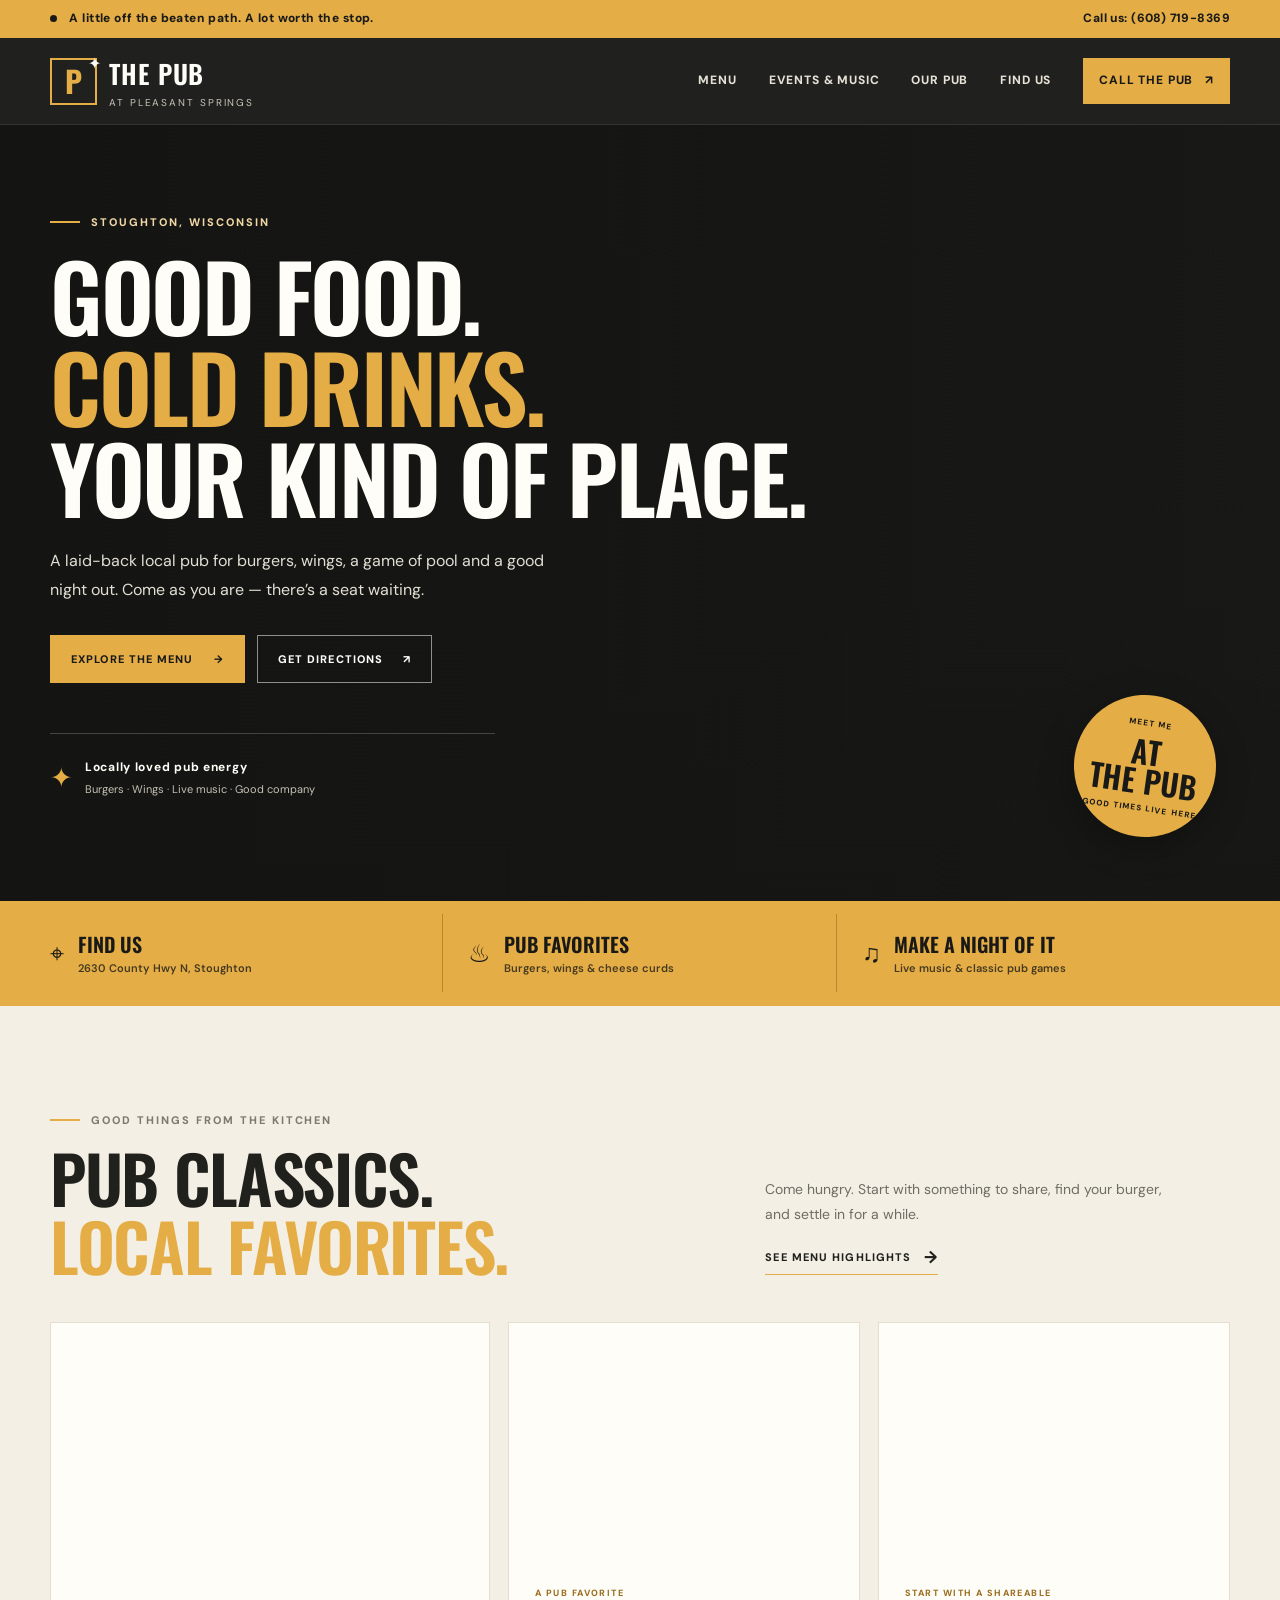
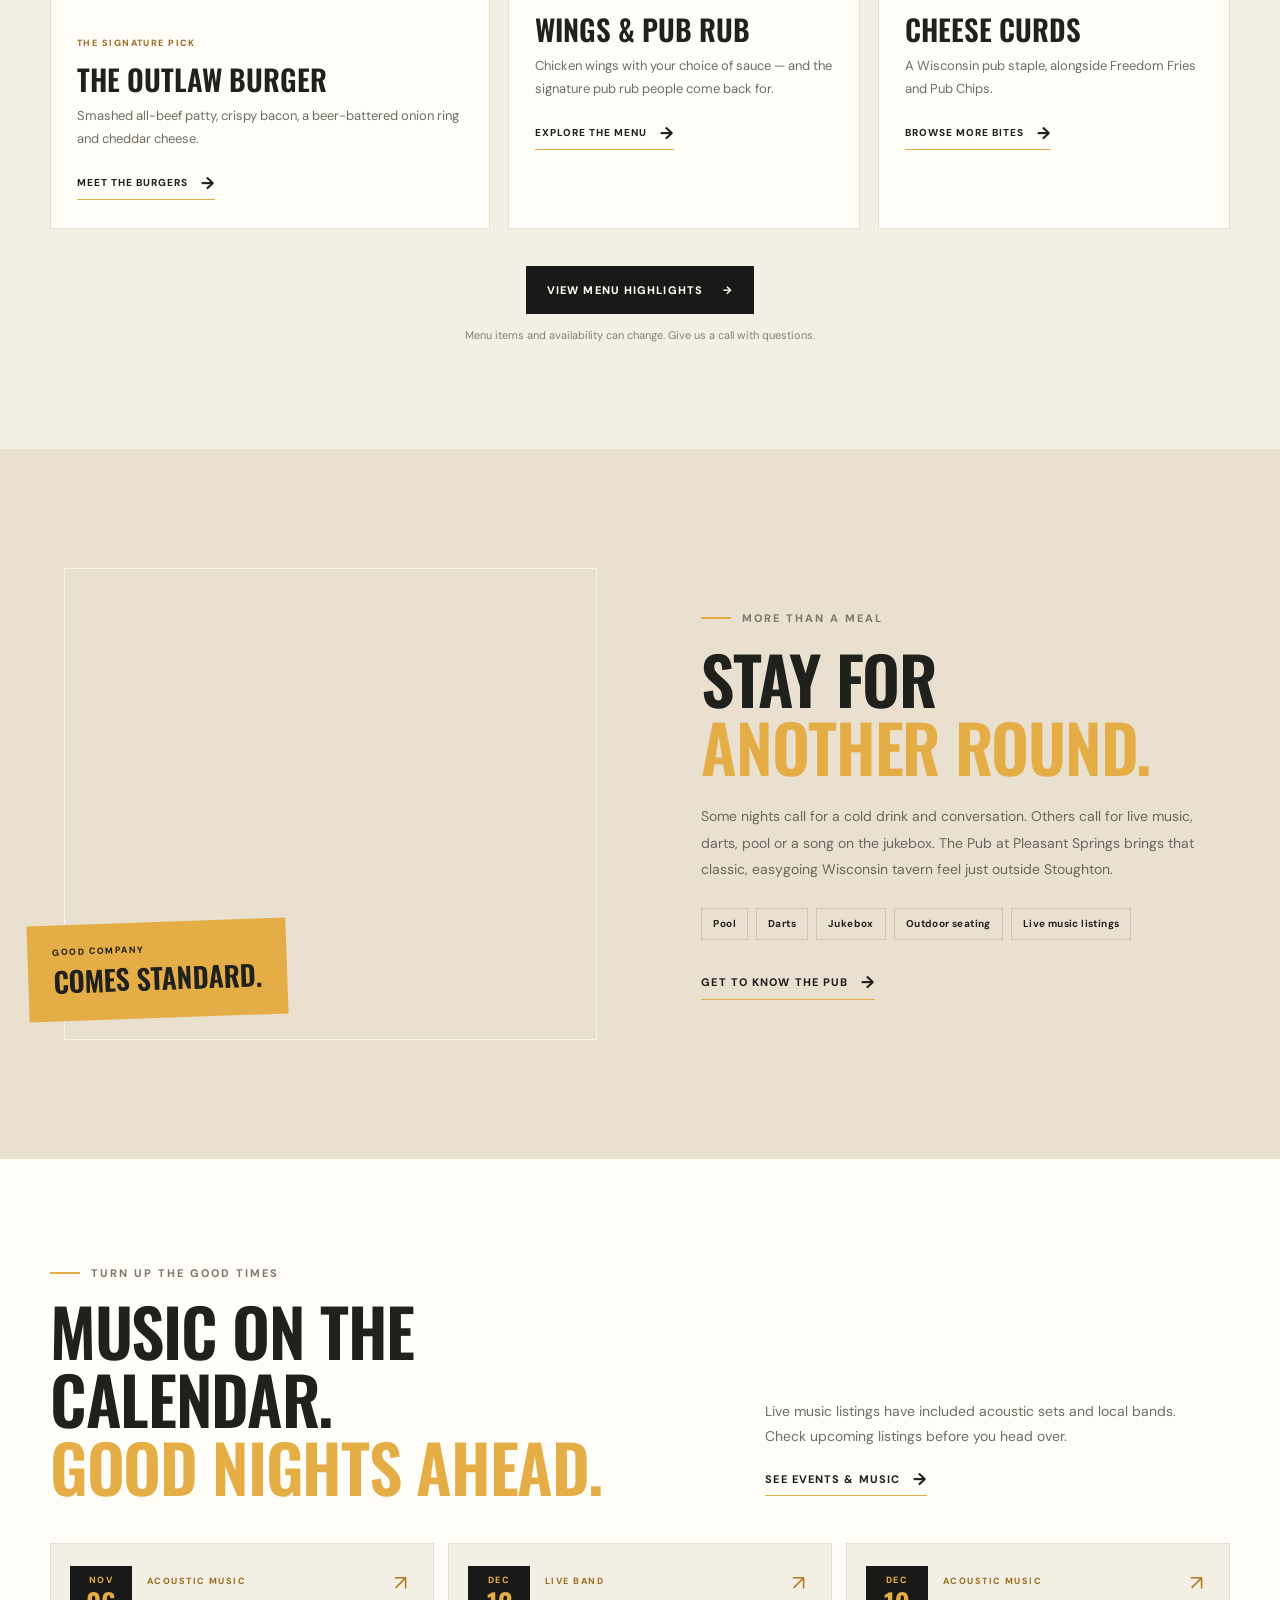
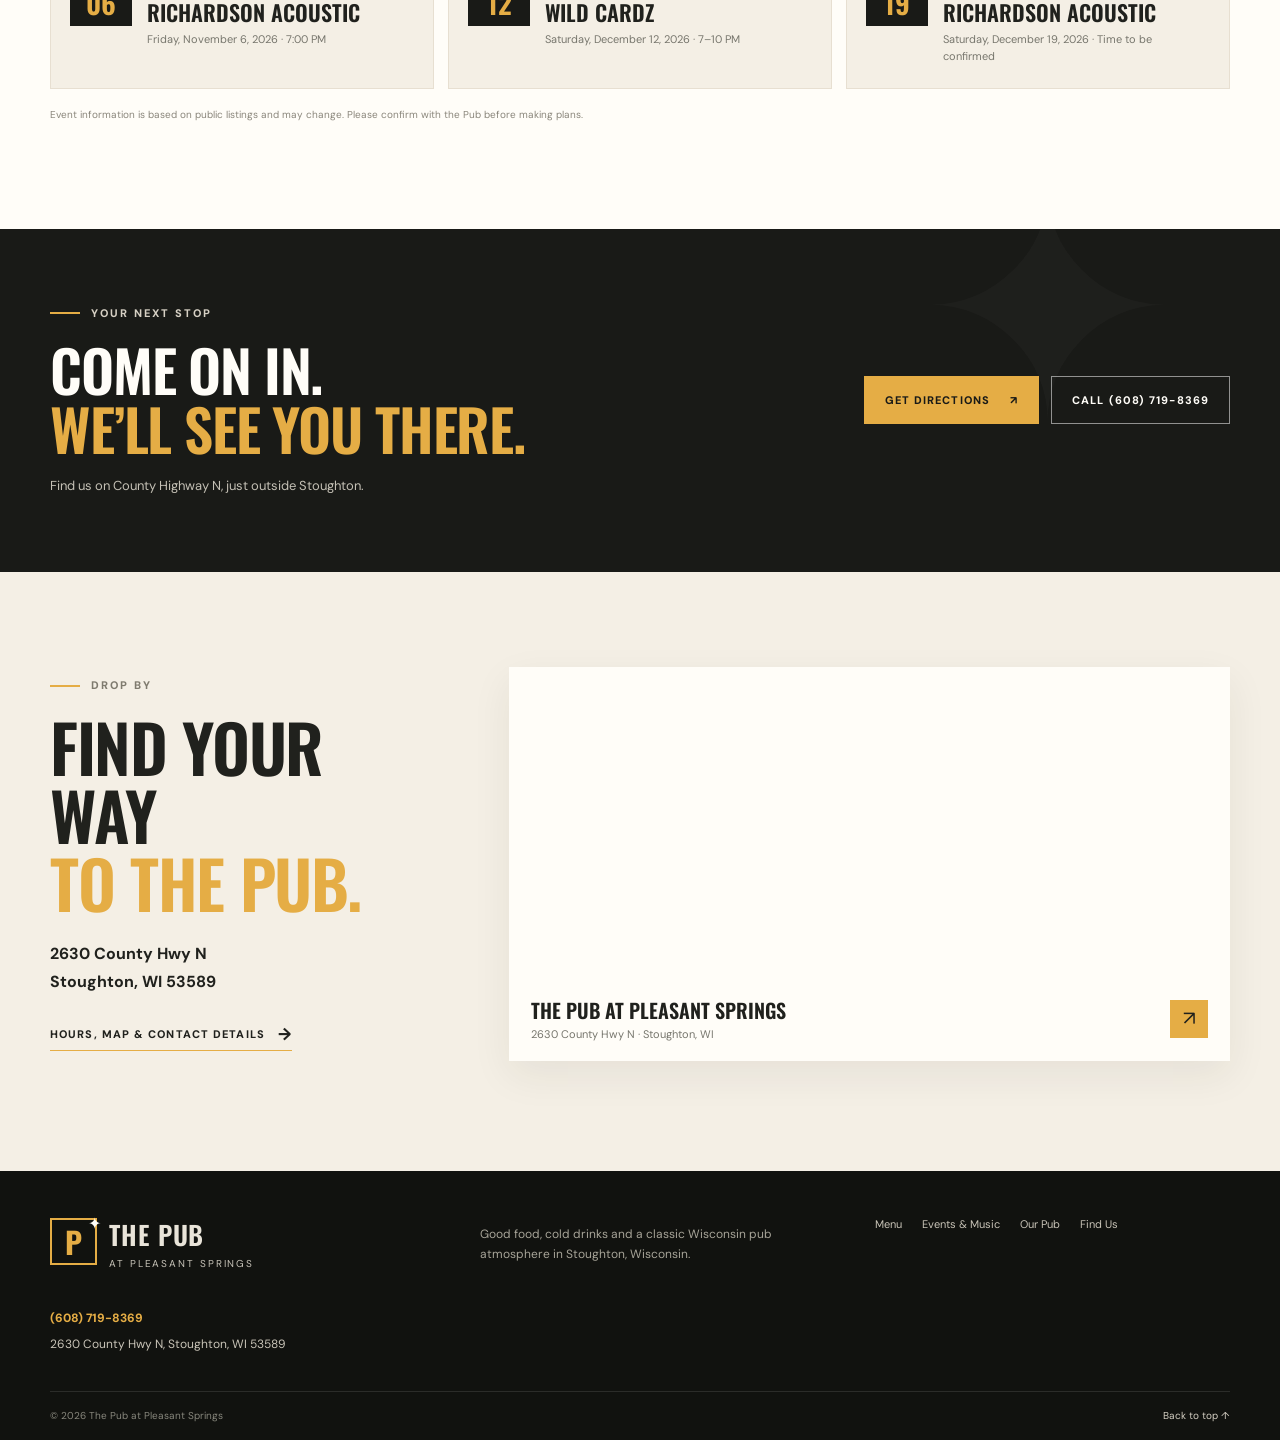
<file: index.html>
<!doctype html>
<html lang="en">
<head>
  <meta charset="utf-8">
  <meta name="viewport" content="width=device-width, initial-scale=1">
  <meta name="theme-color" content="#191a17">
  <title>The Pub at Pleasant Springs | Stoughton, Wisconsin</title>
  <meta name="description" content="Good food, cold drinks, live music and classic Wisconsin tavern atmosphere at The Pub at Pleasant Springs, just outside Stoughton, Wisconsin.">
  <meta property="og:title" content="The Pub at Pleasant Springs">
  <meta property="og:description" content="Your kind of local pub. Find the menu, upcoming music, hours and directions.">
  <meta property="og:type" content="website">
  <link rel="preconnect" href="https://fonts.googleapis.com">
  <link rel="preconnect" href="https://fonts.gstatic.com" crossorigin>
  <link href="https://fonts.googleapis.com/css2?family=DM+Sans:wght@400;500;600;700;800&family=Oswald:wght@400;500;600;700&display=swap" rel="stylesheet">
  <link rel="stylesheet" href="/styles.css">
  <script src="/script.js" defer></script>
</head>
<body>
  <a class="skip-link" href="#main">Skip to content</a>
  <div class="topbar"><div class="wrap topbar-inner"><span><span class="status-dot"></span> A little off the beaten path. A lot worth the stop.</span><a href="tel:+16087198369">Call us: (608) 719-8369</a></div></div>
  <header class="site-header">
    <div class="wrap header-inner">
      <a class="brand" href="/" aria-label="The Pub at Pleasant Springs home"><span class="brand-mark" aria-hidden="true">P<span>✦</span></span><span class="brand-copy"><strong>The Pub</strong><small>at Pleasant Springs</small></span></a>
      <button class="menu-toggle" id="menuToggle" type="button" aria-expanded="false" aria-controls="primaryNav"><span></span><span></span><span class="sr-only">Toggle navigation</span></button>
      <nav class="primary-nav" id="primaryNav" aria-label="Main navigation">
        <a href="/menu/">Menu</a><a href="/events/">Events & Music</a><a href="/about/">Our Pub</a><a href="/contact/">Find Us</a><a class="nav-call" href="tel:+16087198369">Call the Pub <span aria-hidden="true">↗</span></a>
      </nav>
    </div>
  </header>
  <main id="main">
    <section class="hero">
      <div class="hero-photo" role="img" aria-label="A welcoming pub interior"></div><div class="hero-shade"></div>
      <div class="wrap hero-content">
        <p class="eyebrow"><span class="eyebrow-line"></span> Stoughton, Wisconsin</p>
        <h1>Good food.<br><em>Cold drinks.</em><br>Your kind of place.</h1>
        <p class="hero-intro">A laid-back local pub for burgers, wings, a game of pool and a good night out. Come as you are — there’s a seat waiting.</p>
        <div class="hero-actions"><a class="button button-gold" href="/menu/">Explore the menu <span aria-hidden="true">→</span></a><a class="button button-ghost" href="https://www.google.com/maps/dir/?api=1&destination=2630+County+Hwy+N,+Stoughton,+WI+53589" target="_blank" rel="noopener noreferrer">Get directions <span aria-hidden="true">↗</span></a></div>
        <div class="hero-note"><span class="note-star">✦</span><span><strong>Locally loved pub energy</strong><small>Burgers · Wings · Live music · Good company</small></span></div>
      </div>
      <div class="hero-stamp" aria-hidden="true"><span>Meet me</span><strong>at<br>the Pub</strong><span>Good times live here</span></div>
    </section>
    <div class="quick-strip"><div class="wrap quick-strip-inner"><div><span class="quick-icon">⌖</span><span><strong>Find us</strong><small>2630 County Hwy N, Stoughton</small></span></div><div><span class="quick-icon">♨</span><span><strong>Pub favorites</strong><small>Burgers, wings & cheese curds</small></span></div><div><span class="quick-icon">♫</span><span><strong>Make a night of it</strong><small>Live music & classic pub games</small></span></div></div></div>
    <section class="section menu-feature" id="favorites">
      <div class="wrap">
        <div class="section-heading split-heading"><div><p class="eyebrow"><span class="eyebrow-line"></span> Good things from the kitchen</p><h2>Pub classics.<br><em>Local favorites.</em></h2></div><div class="heading-aside"><p>Come hungry. Start with something to share, find your burger, and settle in for a while.</p><a class="text-link" href="/menu/">See menu highlights <span aria-hidden="true">→</span></a></div></div>
        <div class="food-grid">
          <article class="food-card food-card-large"><div class="food-photo food-photo-burger" role="img" aria-label="A hearty pub burger"></div><div class="food-card-copy"><span class="card-kicker">The signature pick</span><h3>The Outlaw Burger</h3><p>Smashed all-beef patty, crispy bacon, a beer-battered onion ring and cheddar cheese.</p><a href="/menu/" class="text-link">Meet the burgers <span aria-hidden="true">→</span></a></div></article>
          <article class="food-card"><div class="food-photo food-photo-wings" role="img" aria-label="Crispy chicken wings"></div><div class="food-card-copy"><span class="card-kicker">A pub favorite</span><h3>Wings & Pub Rub</h3><p>Chicken wings with your choice of sauce — and the signature pub rub people come back for.</p><a href="/menu/" class="text-link">Explore the menu <span aria-hidden="true">→</span></a></div></article>
          <article class="food-card"><div class="food-photo food-photo-curds" role="img" aria-label="Golden fried cheese curds"></div><div class="food-card-copy"><span class="card-kicker">Start with a shareable</span><h3>Cheese Curds</h3><p>A Wisconsin pub staple, alongside Freedom Fries and Pub Chips.</p><a href="/menu/" class="text-link">Browse more bites <span aria-hidden="true">→</span></a></div></article>
        </div>
        <div class="center-action"><a class="button button-dark" href="/menu/">View menu highlights <span aria-hidden="true">→</span></a><p>Menu items and availability can change. Give us a call with questions.</p></div>
      </div>
    </section>
    <section class="section pub-life">
      <div class="wrap pub-life-grid">
        <div class="pub-life-image"><div class="image-label"><span>Good company</span><strong>comes standard.</strong></div></div>
        <div class="pub-life-copy"><p class="eyebrow"><span class="eyebrow-line"></span> More than a meal</p><h2>Stay for<br><em>another round.</em></h2><p>Some nights call for a cold drink and conversation. Others call for live music, darts, pool or a song on the jukebox. The Pub at Pleasant Springs brings that classic, easygoing Wisconsin tavern feel just outside Stoughton.</p><div class="amenity-list"><span>Pool</span><span>Darts</span><span>Jukebox</span><span>Outdoor seating</span><span>Live music listings</span></div><a class="text-link" href="/about/">Get to know the Pub <span aria-hidden="true">→</span></a></div>
      </div>
    </section>
    <section class="section events-preview">
      <div class="wrap">
        <div class="section-heading split-heading"><div><p class="eyebrow"><span class="eyebrow-line"></span> Turn up the good times</p><h2>Music on the calendar.<br><em>Good nights ahead.</em></h2></div><div class="heading-aside"><p>Live music listings have included acoustic sets and local bands. Check upcoming listings before you head over.</p><a class="text-link" href="/events/">See events & music <span aria-hidden="true">→</span></a></div></div>
        <div class="event-cards">
          <article class="event-card"><div class="event-date"><span>NOV</span><strong>06</strong></div><div><span class="event-type">Acoustic music</span><h3>Richardson Acoustic</h3><p>Friday, November 6, 2026 · 7:00 PM</p></div><span class="event-arrow" aria-hidden="true">↗</span></article>
          <article class="event-card"><div class="event-date"><span>DEC</span><strong>12</strong></div><div><span class="event-type">Live band</span><h3>Wild Cardz</h3><p>Saturday, December 12, 2026 · 7–10 PM</p></div><span class="event-arrow" aria-hidden="true">↗</span></article>
          <article class="event-card"><div class="event-date"><span>DEC</span><strong>19</strong></div><div><span class="event-type">Acoustic music</span><h3>Richardson Acoustic</h3><p>Saturday, December 19, 2026 · Time to be confirmed</p></div><span class="event-arrow" aria-hidden="true">↗</span></article>
        </div>
        <p class="fine-print">Event information is based on public listings and may change. Please confirm with the Pub before making plans.</p>
      </div>
    </section>
    <section class="visit-band">
      <div class="wrap visit-band-inner"><div><p class="eyebrow eyebrow-light"><span class="eyebrow-line"></span> Your next stop</p><h2>Come on in.<br><em>We’ll see you there.</em></h2><p>Find us on County Highway N, just outside Stoughton.</p></div><div class="visit-actions"><a class="button button-gold" href="https://www.google.com/maps/dir/?api=1&destination=2630+County+Hwy+N,+Stoughton,+WI+53589" target="_blank" rel="noopener noreferrer">Get directions <span aria-hidden="true">↗</span></a><a class="button button-ghost" href="tel:+16087198369">Call (608) 719-8369</a></div></div>
    </section>
    <section class="section visit-section">
      <div class="wrap visit-grid"><div class="visit-copy"><p class="eyebrow"><span class="eyebrow-line"></span> Drop by</p><h2>Find your way<br><em>to the Pub.</em></h2><p class="address-large">2630 County Hwy N<br>Stoughton, WI 53589</p><a class="text-link" href="/contact/">Hours, map & contact details <span aria-hidden="true">→</span></a></div><div class="map-card"><iframe title="Map to The Pub at Pleasant Springs" loading="lazy" src="https://www.google.com/maps?q=2630+County+Hwy+N,+Stoughton,+WI+53589&output=embed" referrerpolicy="no-referrer-when-downgrade"></iframe><div class="map-card-bottom"><span><strong>The Pub at Pleasant Springs</strong><small>2630 County Hwy N · Stoughton, WI</small></span><a href="https://www.google.com/maps/dir/?api=1&destination=2630+County+Hwy+N,+Stoughton,+WI+53589" target="_blank" rel="noopener noreferrer" aria-label="Get directions in Google Maps">↗</a></div></div></div>
    </section>
  </main>
  <footer class="site-footer"><div class="wrap footer-main"><a class="brand footer-brand" href="/"><span class="brand-mark" aria-hidden="true">P<span>✦</span></span><span class="brand-copy"><strong>The Pub</strong><small>at Pleasant Springs</small></span></a><p>Good food, cold drinks and a classic Wisconsin pub atmosphere in Stoughton, Wisconsin.</p><nav aria-label="Footer navigation"><a href="/menu/">Menu</a><a href="/events/">Events & Music</a><a href="/about/">Our Pub</a><a href="/contact/">Find Us</a></nav><div class="footer-contact"><a href="tel:+16087198369">(608) 719-8369</a><span>2630 County Hwy N, Stoughton, WI 53589</span></div></div><div class="wrap footer-bottom"><span>© <span id="year">2026</span> The Pub at Pleasant Springs</span><a href="#main">Back to top ↑</a></div></footer>
</body>
</html>
</file>
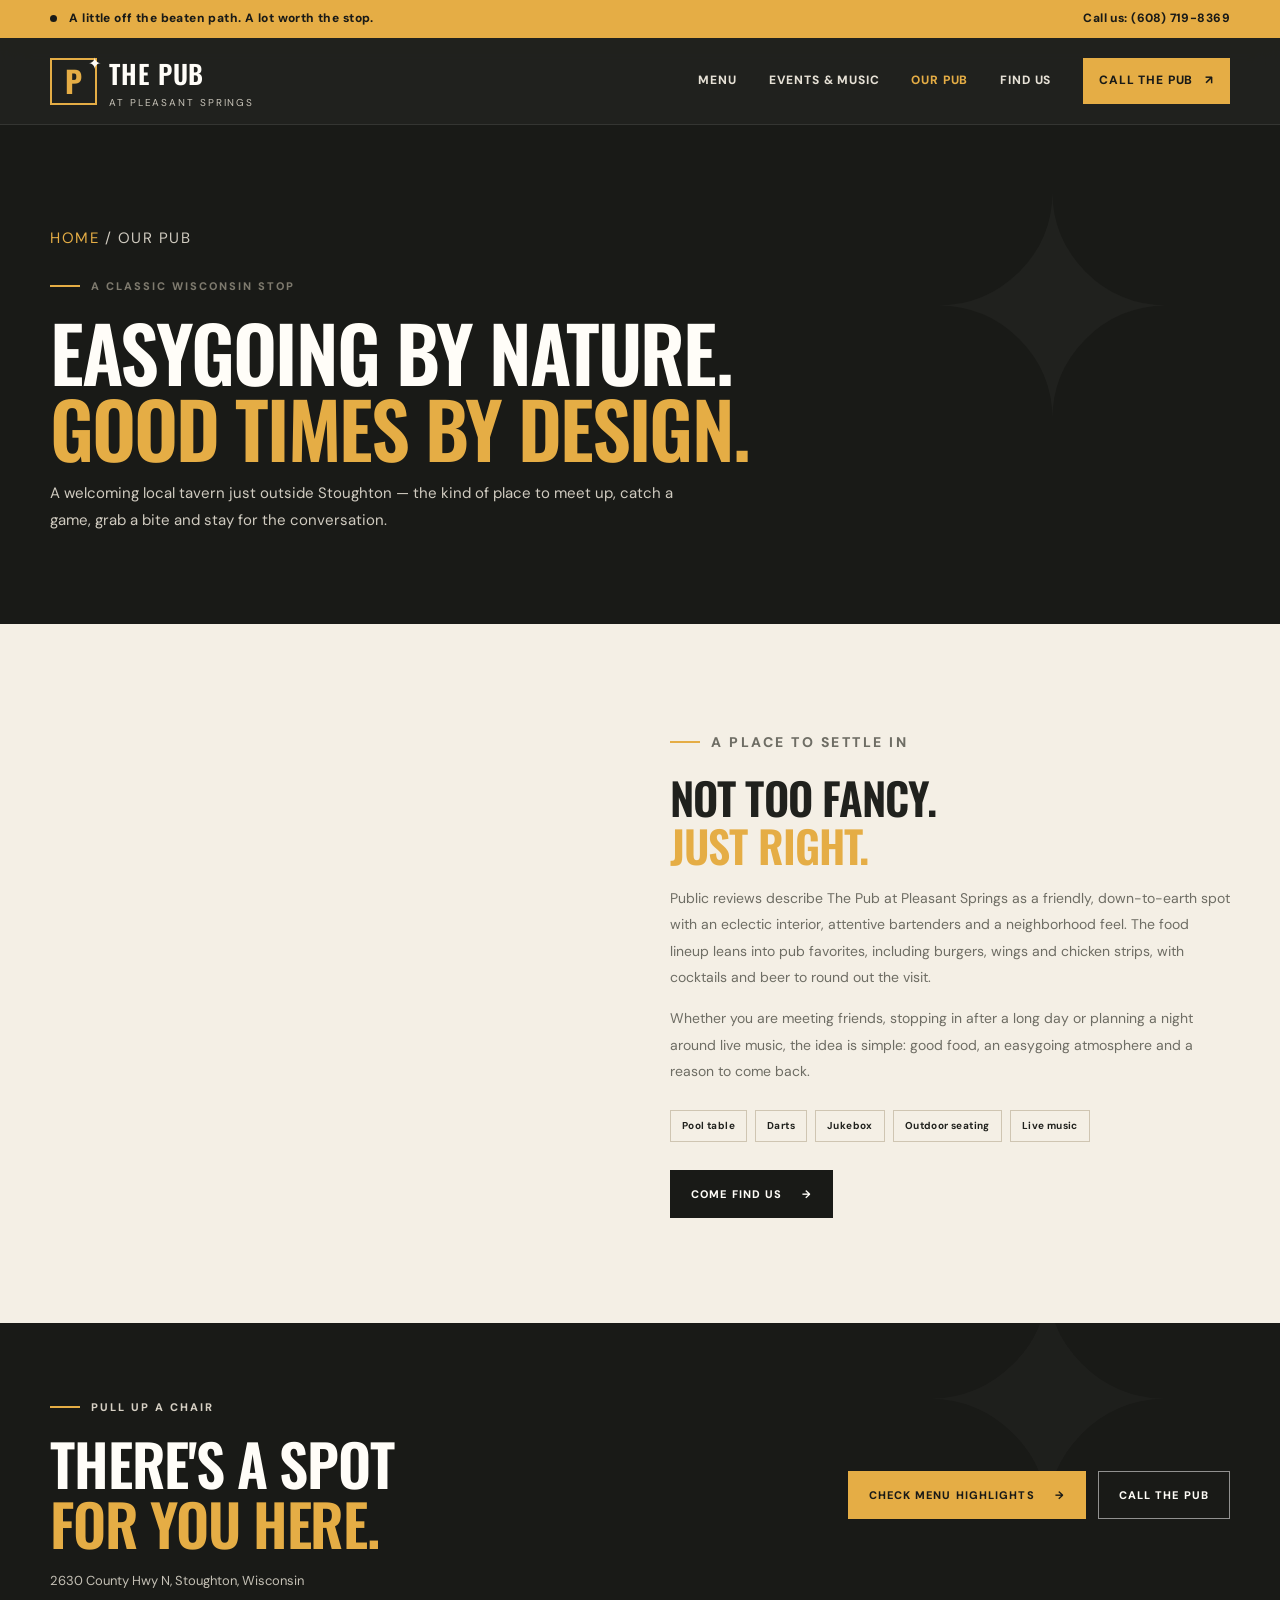
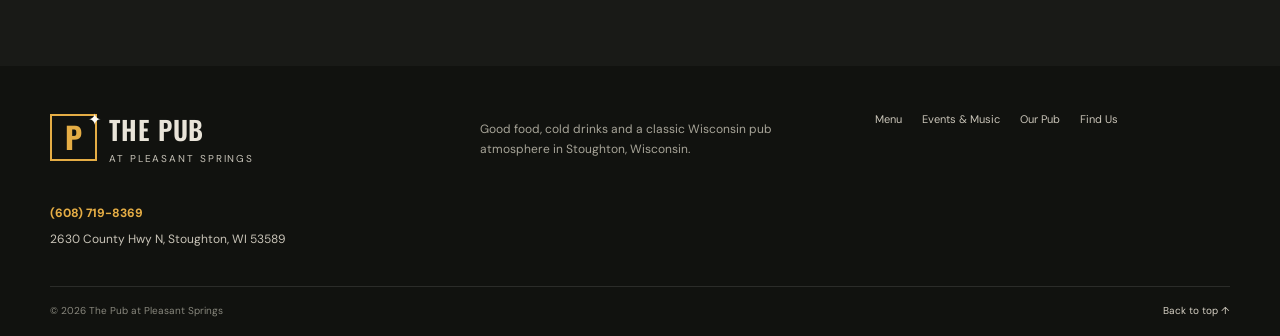
<file: about-us/index.html>
<!doctype html><html lang="en"><head><meta charset="utf-8"><meta name="viewport" content="width=device-width, initial-scale=1"><meta http-equiv="refresh" content="0;url=/about/"><link rel="canonical" href="/about/"><title>Page moved | The Pub at Pleasant Springs</title><script>window.location.replace("/about/");</script></head><body><p>This page has moved. <a href="/about/">Continue to The Pub at Pleasant Springs</a>.</p></body></html>
</file>
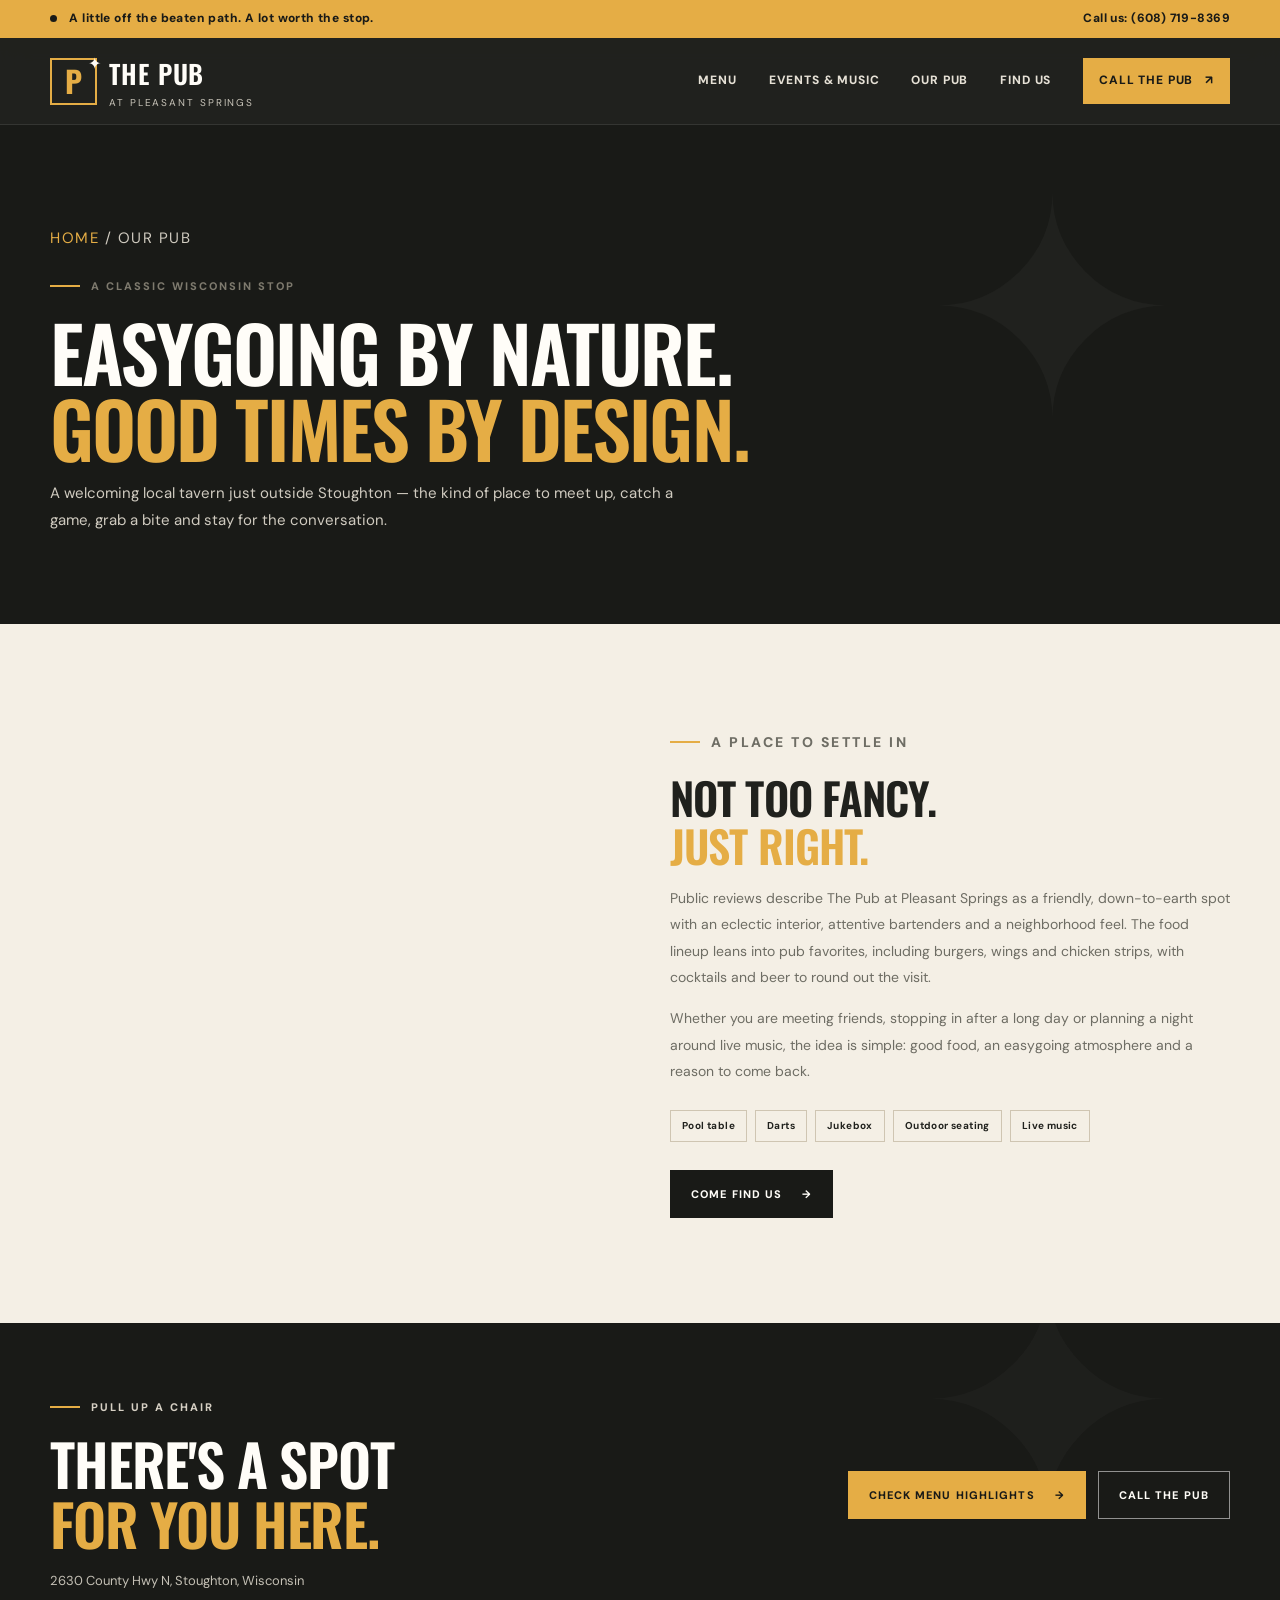
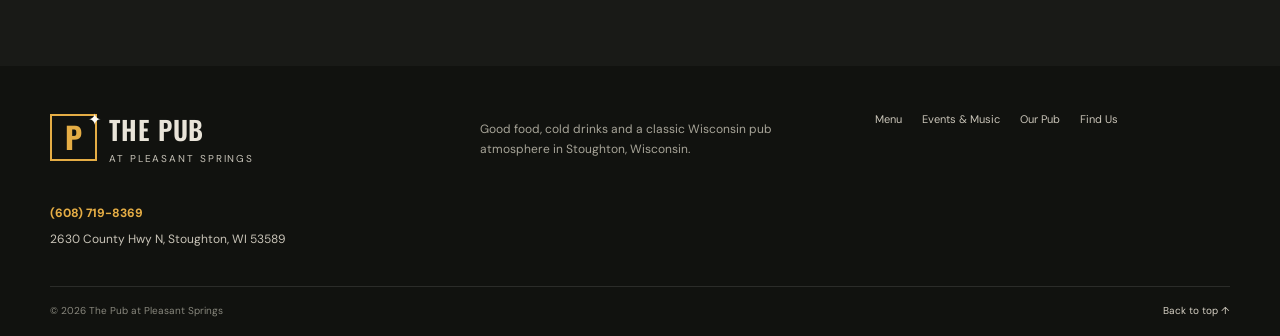
<file: about/index.html>
<!doctype html>
<html lang="en"><head><meta charset="utf-8"><meta name="viewport" content="width=device-width, initial-scale=1"><meta name="theme-color" content="#191a17"><title>Our Pub | The Pub at Pleasant Springs</title><meta name="description" content="Get to know the relaxed local tavern atmosphere at The Pub at Pleasant Springs in Stoughton, Wisconsin."><link rel="preconnect" href="https://fonts.googleapis.com"><link rel="preconnect" href="https://fonts.gstatic.com" crossorigin><link href="https://fonts.googleapis.com/css2?family=DM+Sans:wght@400;500;600;700;800&family=Oswald:wght@400;500;600;700&display=swap" rel="stylesheet"><link rel="stylesheet" href="/styles.css"><script src="/script.js" defer></script></head><body><a class="skip-link" href="#main">Skip to content</a><div class="topbar"><div class="wrap topbar-inner"><span><span class="status-dot"></span> A little off the beaten path. A lot worth the stop.</span><a href="tel:+16087198369">Call us: (608) 719-8369</a></div></div><header class="site-header"><div class="wrap header-inner"><a class="brand" href="/" aria-label="The Pub at Pleasant Springs home"><span class="brand-mark">P<span>✦</span></span><span class="brand-copy"><strong>The Pub</strong><small>at Pleasant Springs</small></span></a><button class="menu-toggle" id="menuToggle" type="button" aria-expanded="false" aria-controls="primaryNav"><span></span><span></span><span class="sr-only">Toggle navigation</span></button><nav class="primary-nav" id="primaryNav" aria-label="Main navigation"><a href="/menu/">Menu</a><a href="/events/">Events & Music</a><a href="/about/">Our Pub</a><a href="/contact/">Find Us</a><a class="nav-call" href="tel:+16087198369">Call the Pub <span>↗</span></a></nav></div></header><main id="main"><section class="page-hero"><div class="wrap"><p class="breadcrumbs"><a href="/">Home</a> / Our Pub</p><p class="eyebrow eyebrow-light"><span class="eyebrow-line"></span> A classic Wisconsin stop</p><h1>Easygoing by nature.<br><em>Good times by design.</em></h1><p>A welcoming local tavern just outside Stoughton — the kind of place to meet up, catch a game, grab a bite and stay for the conversation.</p></div></section><section class="section"><div class="wrap about-grid"><div class="about-photo" role="img" aria-label="Warm pub interior with a casual neighborhood atmosphere"></div><div class="about-copy"><p class="eyebrow"><span class="eyebrow-line"></span> A place to settle in</p><h2>Not too fancy.<br><em>Just right.</em></h2><p>Public reviews describe The Pub at Pleasant Springs as a friendly, down-to-earth spot with an eclectic interior, attentive bartenders and a neighborhood feel. The food lineup leans into pub favorites, including burgers, wings and chicken strips, with cocktails and beer to round out the visit.</p><p>Whether you are meeting friends, stopping in after a long day or planning a night around live music, the idea is simple: good food, an easygoing atmosphere and a reason to come back.</p><div class="amenity-list"><span>Pool table</span><span>Darts</span><span>Jukebox</span><span>Outdoor seating</span><span>Live music</span></div><a class="button button-dark" href="/contact/">Come find us <span>→</span></a></div></div></section><section class="visit-band"><div class="wrap visit-band-inner"><div><p class="eyebrow eyebrow-light"><span class="eyebrow-line"></span> Pull up a chair</p><h2>There's a spot<br><em>for you here.</em></h2><p>2630 County Hwy N, Stoughton, Wisconsin</p></div><div class="visit-actions"><a class="button button-gold" href="/menu/">Check menu highlights <span>→</span></a><a class="button button-ghost" href="tel:+16087198369">Call the Pub</a></div></div></section></main><footer class="site-footer"><div class="wrap footer-main"><a class="brand footer-brand" href="/"><span class="brand-mark">P<span>✦</span></span><span class="brand-copy"><strong>The Pub</strong><small>at Pleasant Springs</small></span></a><p>Good food, cold drinks and a classic Wisconsin pub atmosphere in Stoughton, Wisconsin.</p><nav aria-label="Footer navigation"><a href="/menu/">Menu</a><a href="/events/">Events & Music</a><a href="/about/">Our Pub</a><a href="/contact/">Find Us</a></nav><div class="footer-contact"><a href="tel:+16087198369">(608) 719-8369</a><span>2630 County Hwy N, Stoughton, WI 53589</span></div></div><div class="wrap footer-bottom"><span>© <span id="year">2026</span> The Pub at Pleasant Springs</span><a href="#main">Back to top ↑</a></div></footer></body></html>
</file>
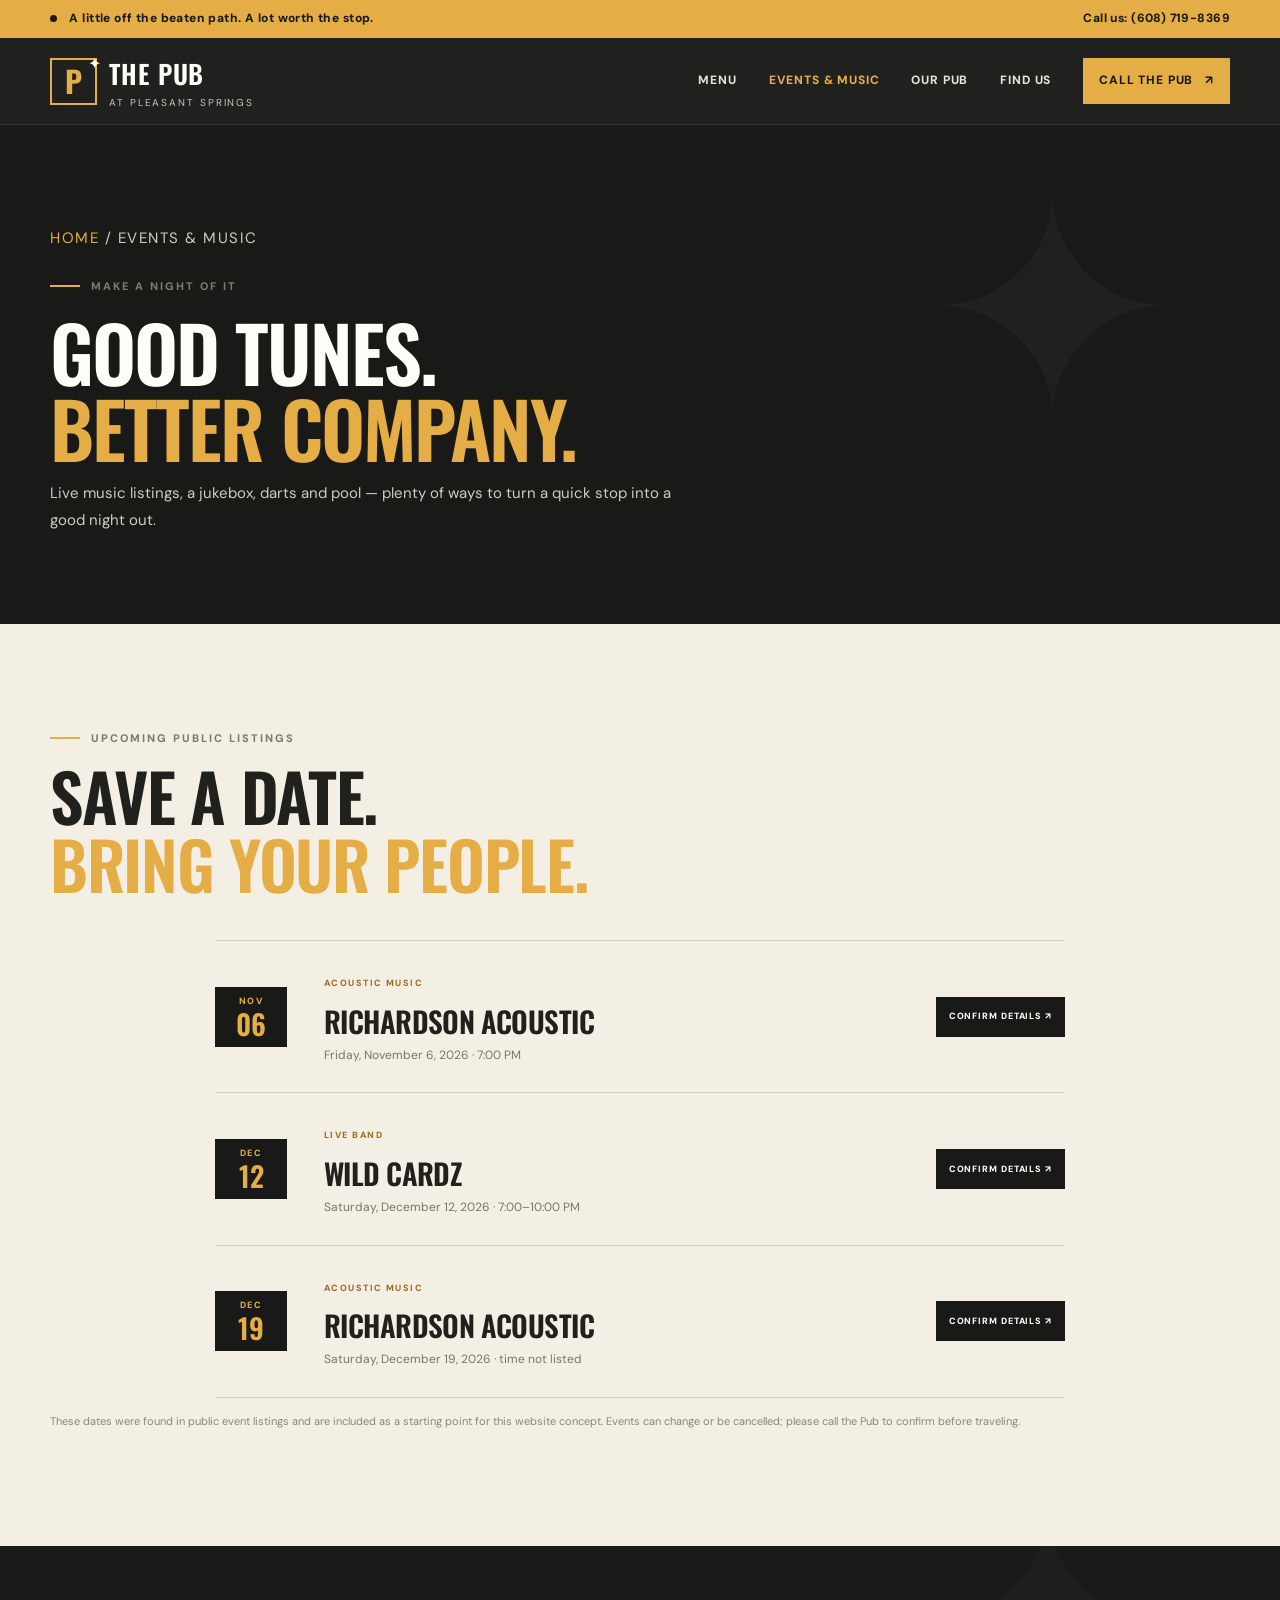
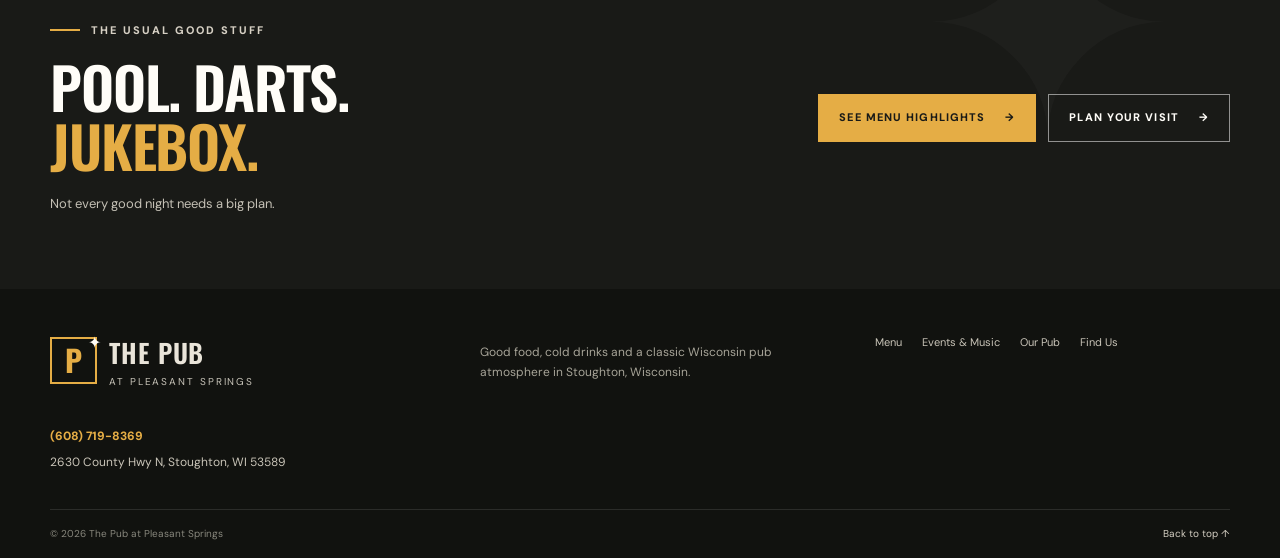
<file: blog/index.html>
<!doctype html><html lang="en"><head><meta charset="utf-8"><meta name="viewport" content="width=device-width, initial-scale=1"><meta http-equiv="refresh" content="0;url=/events/"><link rel="canonical" href="/events/"><title>Page moved | The Pub at Pleasant Springs</title><script>window.location.replace("/events/");</script></head><body><p>This page has moved. <a href="/events/">Continue to The Pub at Pleasant Springs</a>.</p></body></html>
</file>
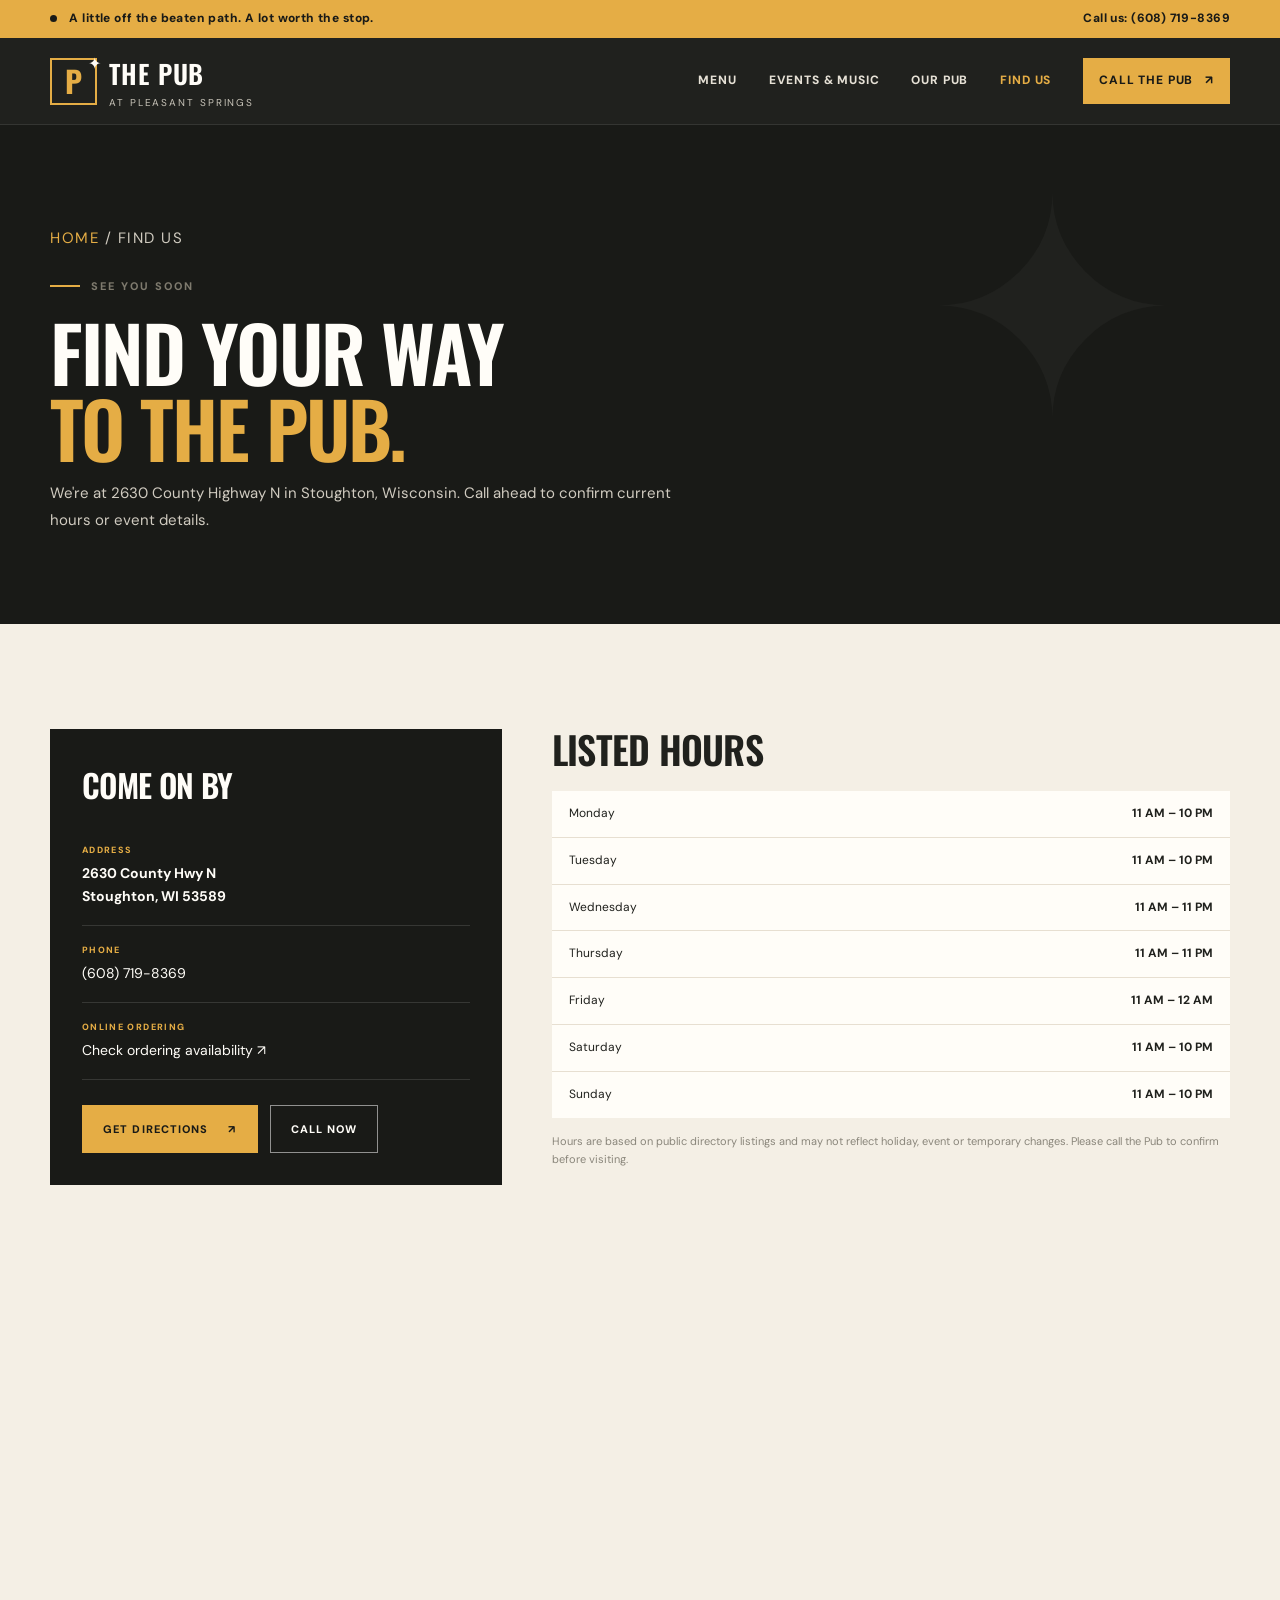
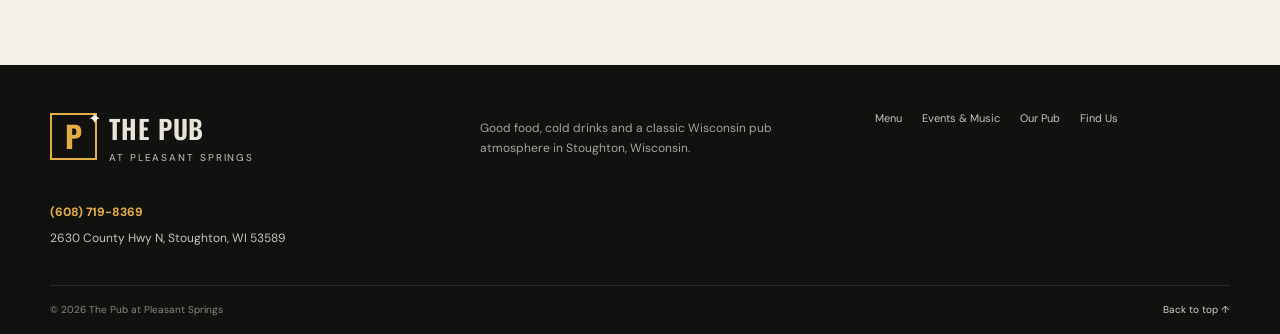
<file: contact-us/index.html>
<!doctype html><html lang="en"><head><meta charset="utf-8"><meta name="viewport" content="width=device-width, initial-scale=1"><meta http-equiv="refresh" content="0;url=/contact/"><link rel="canonical" href="/contact/"><title>Page moved | The Pub at Pleasant Springs</title><script>window.location.replace("/contact/");</script></head><body><p>This page has moved. <a href="/contact/">Continue to The Pub at Pleasant Springs</a>.</p></body></html>
</file>
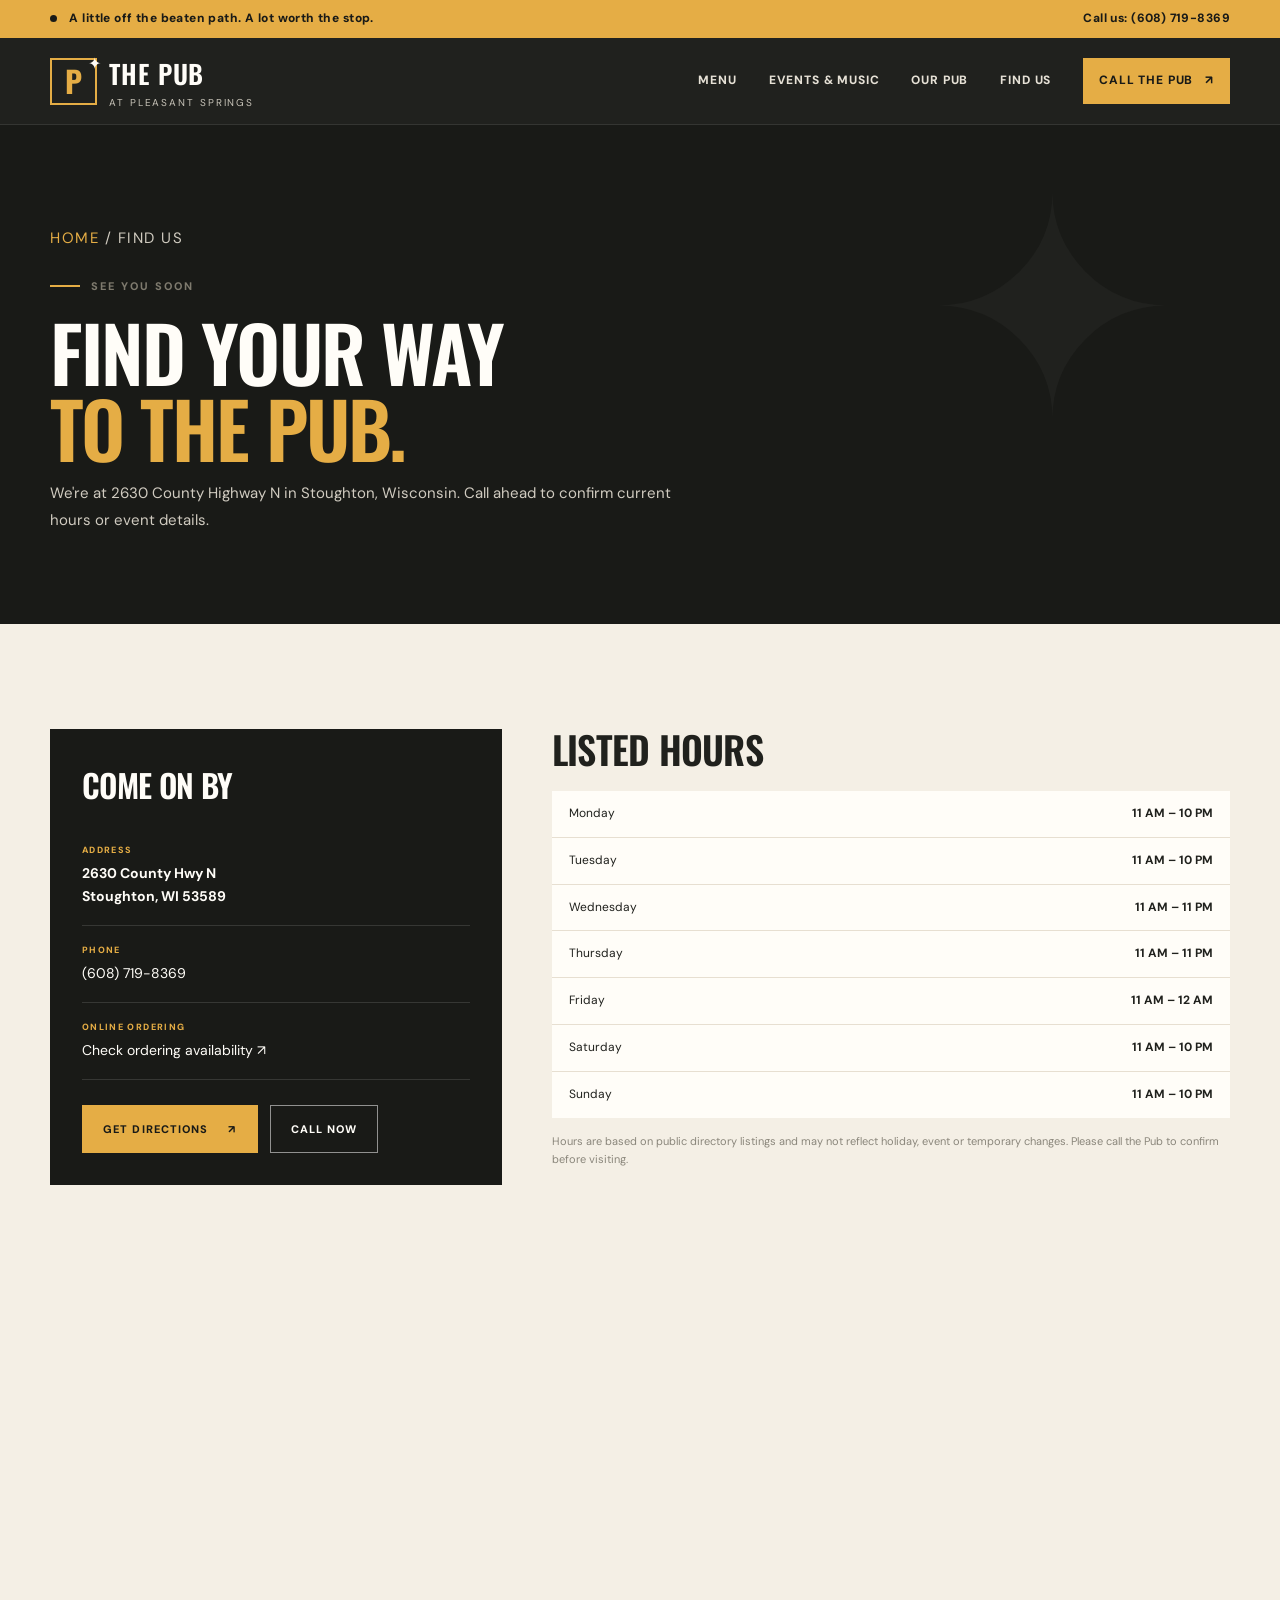
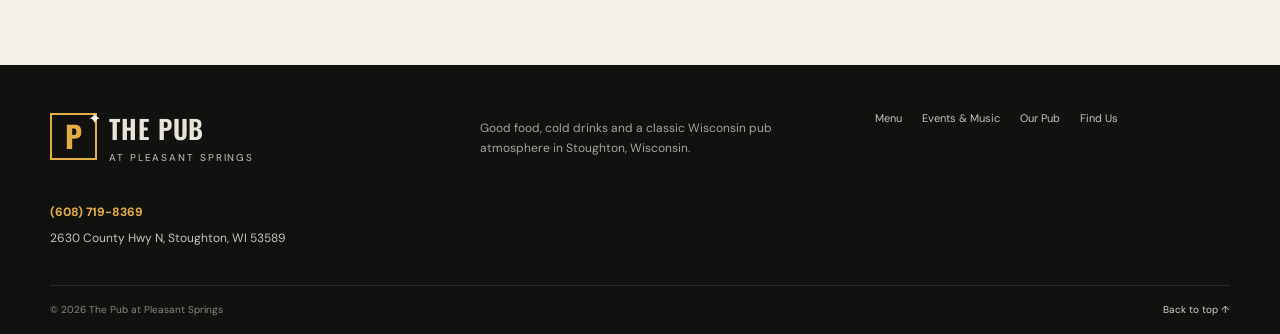
<file: contact/index.html>
<!doctype html>
<html lang="en"><head><meta charset="utf-8"><meta name="viewport" content="width=device-width, initial-scale=1"><meta name="theme-color" content="#191a17"><title>Hours, Directions & Contact | The Pub at Pleasant Springs</title><meta name="description" content="Find The Pub at Pleasant Springs at 2630 County Highway N in Stoughton, Wisconsin. View listed hours, call the Pub and get directions."><link rel="preconnect" href="https://fonts.googleapis.com"><link rel="preconnect" href="https://fonts.gstatic.com" crossorigin><link href="https://fonts.googleapis.com/css2?family=DM+Sans:wght@400;500;600;700;800&family=Oswald:wght@400;500;600;700&display=swap" rel="stylesheet"><link rel="stylesheet" href="/styles.css"><script src="/script.js" defer></script></head><body><a class="skip-link" href="#main">Skip to content</a><div class="topbar"><div class="wrap topbar-inner"><span><span class="status-dot"></span> A little off the beaten path. A lot worth the stop.</span><a href="tel:+16087198369">Call us: (608) 719-8369</a></div></div><header class="site-header"><div class="wrap header-inner"><a class="brand" href="/" aria-label="The Pub at Pleasant Springs home"><span class="brand-mark">P<span>✦</span></span><span class="brand-copy"><strong>The Pub</strong><small>at Pleasant Springs</small></span></a><button class="menu-toggle" id="menuToggle" type="button" aria-expanded="false" aria-controls="primaryNav"><span></span><span></span><span class="sr-only">Toggle navigation</span></button><nav class="primary-nav" id="primaryNav" aria-label="Main navigation"><a href="/menu/">Menu</a><a href="/events/">Events & Music</a><a href="/about/">Our Pub</a><a href="/contact/">Find Us</a><a class="nav-call" href="tel:+16087198369">Call the Pub <span>↗</span></a></nav></div></header><main id="main"><section class="page-hero"><div class="wrap"><p class="breadcrumbs"><a href="/">Home</a> / Find Us</p><p class="eyebrow eyebrow-light"><span class="eyebrow-line"></span> See you soon</p><h1>Find your way<br><em>to the Pub.</em></h1><p>We're at 2630 County Highway N in Stoughton, Wisconsin. Call ahead to confirm current hours or event details.</p></div></section><section class="section"><div class="wrap contact-grid"><div class="contact-panel"><h2>Come on by</h2><div class="contact-line"><span>Address</span><strong>2630 County Hwy N<br>Stoughton, WI 53589</strong></div><div class="contact-line"><span>Phone</span><a href="tel:+16087198369">(608) 719-8369</a></div><div class="contact-line"><span>Online ordering</span><a href="https://www.ubereats.com/store/pleasant-springs-pub/u37AabmsU8auSXEVhiZIwg" target="_blank" rel="noopener noreferrer">Check ordering availability ↗</a></div><div class="contact-cta"><a class="button button-gold" href="https://www.google.com/maps/dir/?api=1&destination=2630+County+Hwy+N,+Stoughton,+WI+53589" target="_blank" rel="noopener noreferrer">Get directions <span>↗</span></a><a class="button button-ghost" href="tel:+16087198369">Call now</a></div></div><div><h2 style="font:600 38px/1.1 var(--display);text-transform:uppercase;margin:0 0 20px">Listed hours</h2><table class="hours-table" aria-label="Publicly listed opening hours"><tbody><tr><td>Monday</td><td>11 AM – 10 PM</td></tr><tr><td>Tuesday</td><td>11 AM – 10 PM</td></tr><tr><td>Wednesday</td><td>11 AM – 11 PM</td></tr><tr><td>Thursday</td><td>11 AM – 11 PM</td></tr><tr><td>Friday</td><td>11 AM – 12 AM</td></tr><tr><td>Saturday</td><td>11 AM – 10 PM</td></tr><tr><td>Sunday</td><td>11 AM – 10 PM</td></tr></tbody></table><p class="page-bottom-note">Hours are based on public directory listings and may not reflect holiday, event or temporary changes. Please call the Pub to confirm before visiting.</p></div></div><div class="wrap contact-map"><iframe title="Map to The Pub at Pleasant Springs" loading="lazy" src="https://www.google.com/maps?q=2630+County+Hwy+N,+Stoughton,+WI+53589&output=embed" referrerpolicy="no-referrer-when-downgrade"></iframe></div></section></main><footer class="site-footer"><div class="wrap footer-main"><a class="brand footer-brand" href="/"><span class="brand-mark">P<span>✦</span></span><span class="brand-copy"><strong>The Pub</strong><small>at Pleasant Springs</small></span></a><p>Good food, cold drinks and a classic Wisconsin pub atmosphere in Stoughton, Wisconsin.</p><nav aria-label="Footer navigation"><a href="/menu/">Menu</a><a href="/events/">Events & Music</a><a href="/about/">Our Pub</a><a href="/contact/">Find Us</a></nav><div class="footer-contact"><a href="tel:+16087198369">(608) 719-8369</a><span>2630 County Hwy N, Stoughton, WI 53589</span></div></div><div class="wrap footer-bottom"><span>© <span id="year">2026</span> The Pub at Pleasant Springs</span><a href="#main">Back to top ↑</a></div></footer></body></html>
</file>
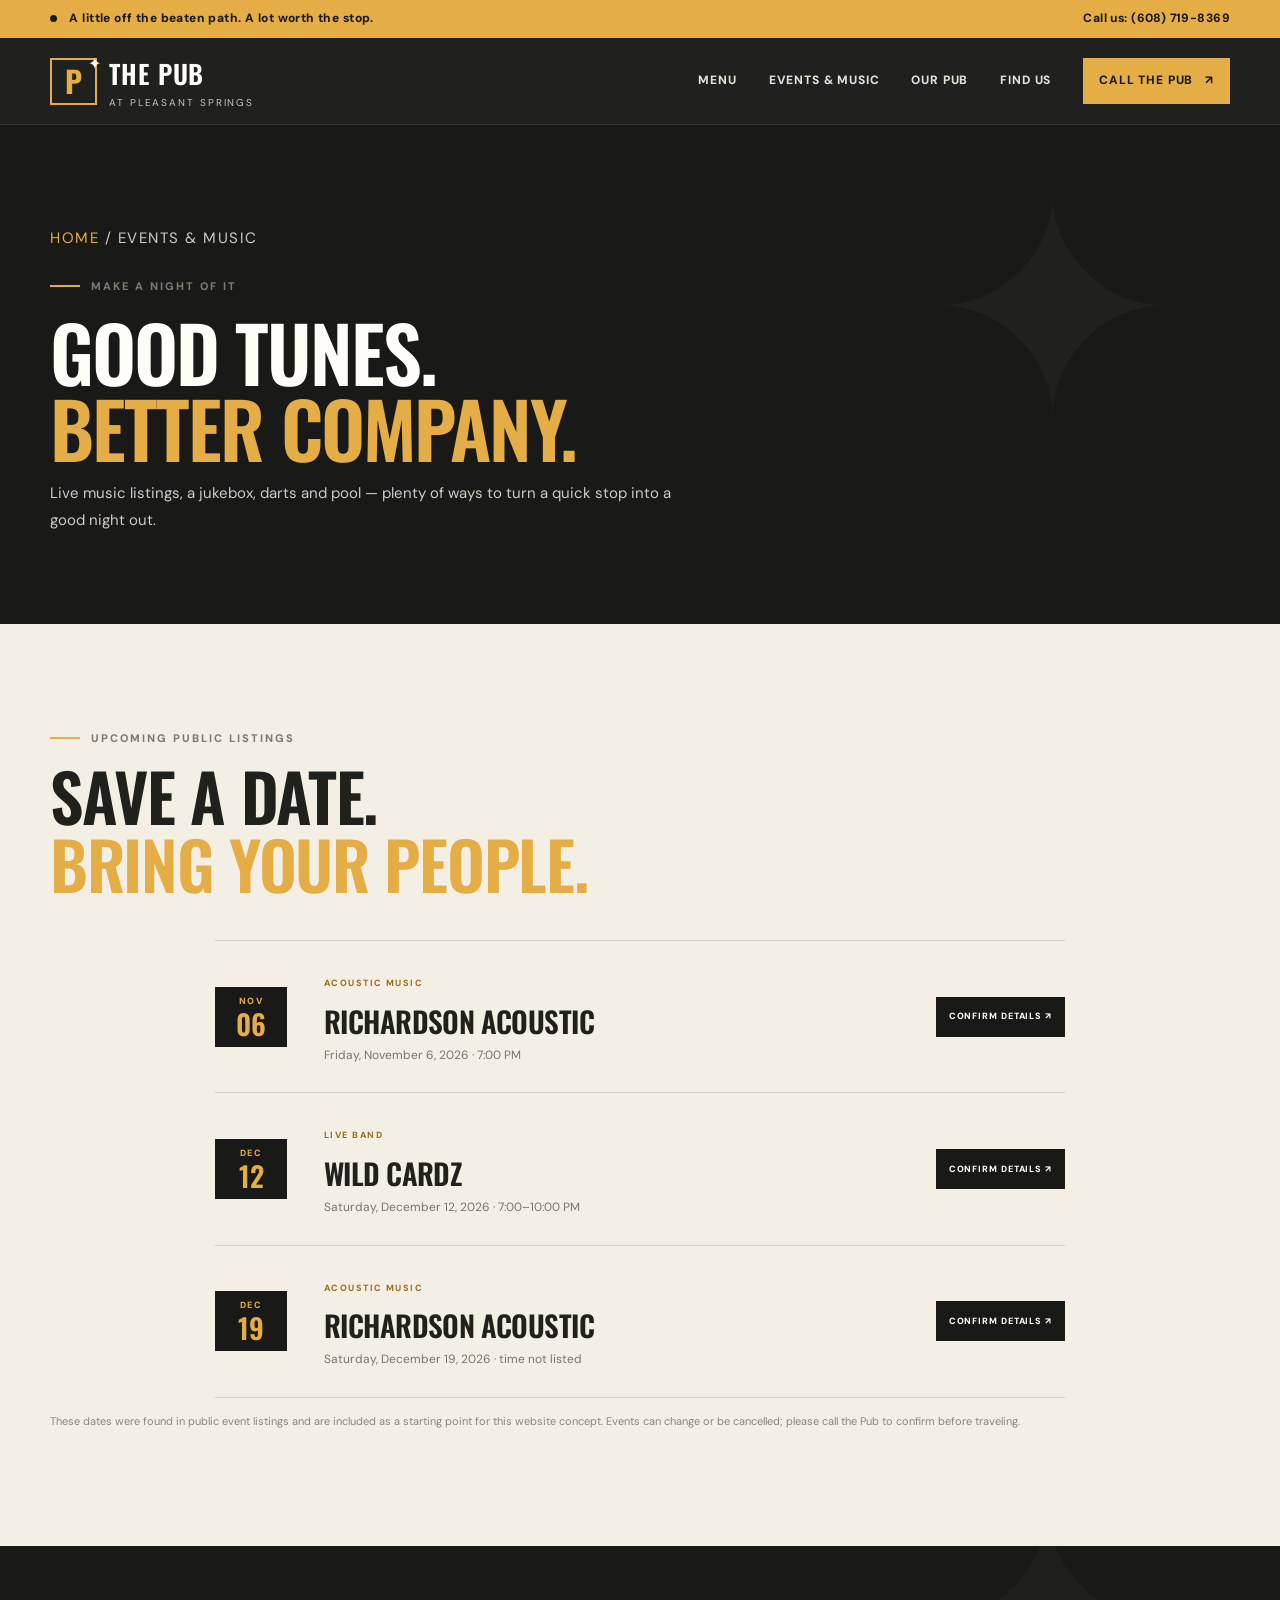
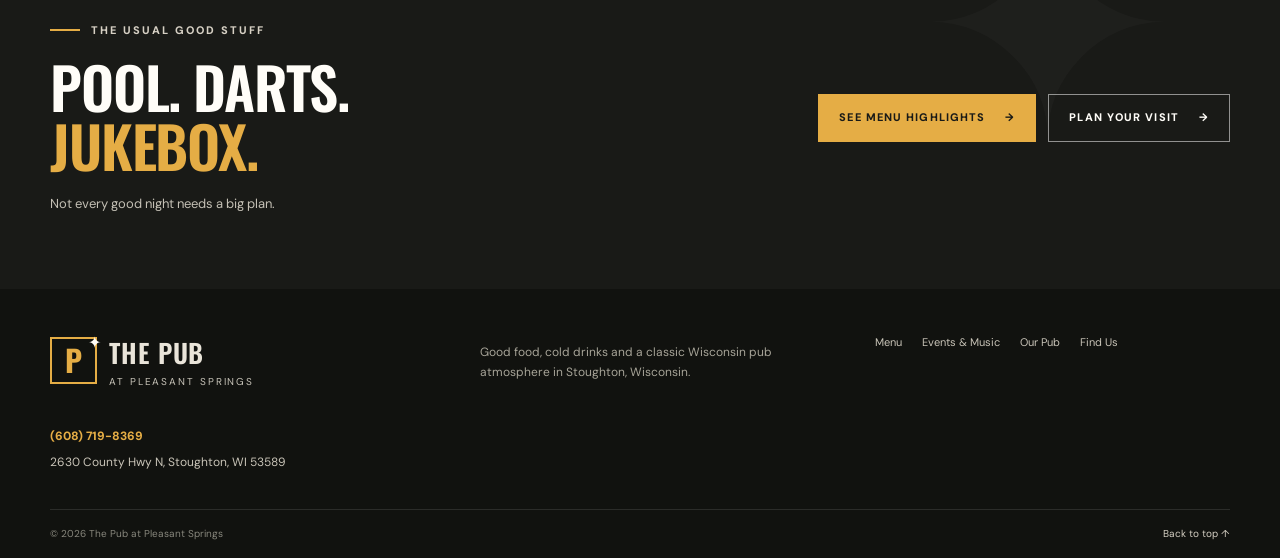
<file: events/index.html>
<!doctype html>
<html lang="en"><head><meta charset="utf-8"><meta name="viewport" content="width=device-width, initial-scale=1"><meta name="theme-color" content="#191a17"><title>Events & Live Music | The Pub at Pleasant Springs</title><meta name="description" content="Find live music listings and pub-night details for The Pub at Pleasant Springs in Stoughton, Wisconsin."><link rel="preconnect" href="https://fonts.googleapis.com"><link rel="preconnect" href="https://fonts.gstatic.com" crossorigin><link href="https://fonts.googleapis.com/css2?family=DM+Sans:wght@400;500;600;700;800&family=Oswald:wght@400;500;600;700&display=swap" rel="stylesheet"><link rel="stylesheet" href="/styles.css"><script src="/script.js" defer></script></head><body><a class="skip-link" href="#main">Skip to content</a><div class="topbar"><div class="wrap topbar-inner"><span><span class="status-dot"></span> A little off the beaten path. A lot worth the stop.</span><a href="tel:+16087198369">Call us: (608) 719-8369</a></div></div><header class="site-header"><div class="wrap header-inner"><a class="brand" href="/" aria-label="The Pub at Pleasant Springs home"><span class="brand-mark">P<span>✦</span></span><span class="brand-copy"><strong>The Pub</strong><small>at Pleasant Springs</small></span></a><button class="menu-toggle" id="menuToggle" type="button" aria-expanded="false" aria-controls="primaryNav"><span></span><span></span><span class="sr-only">Toggle navigation</span></button><nav class="primary-nav" id="primaryNav" aria-label="Main navigation"><a href="/menu/">Menu</a><a href="/events/">Events & Music</a><a href="/about/">Our Pub</a><a href="/contact/">Find Us</a><a class="nav-call" href="tel:+16087198369">Call the Pub <span>↗</span></a></nav></div></header><main id="main"><section class="page-hero"><div class="wrap"><p class="breadcrumbs"><a href="/">Home</a> / Events & Music</p><p class="eyebrow eyebrow-light"><span class="eyebrow-line"></span> Make a night of it</p><h1>Good tunes.<br><em>Better company.</em></h1><p>Live music listings, a jukebox, darts and pool — plenty of ways to turn a quick stop into a good night out.</p></div></section><section class="section"><div class="wrap"><div class="section-heading"><p class="eyebrow"><span class="eyebrow-line"></span> Upcoming public listings</p><h2>Save a date.<br><em>Bring your people.</em></h2></div><div class="event-list"><article class="event-row"><div class="event-date"><span>NOV</span><strong>06</strong></div><div><span class="event-type">Acoustic music</span><h2>Richardson Acoustic</h2><p>Friday, November 6, 2026 · 7:00 PM</p></div><a class="button button-dark" href="tel:+16087198369">Confirm details ↗</a></article><article class="event-row"><div class="event-date"><span>DEC</span><strong>12</strong></div><div><span class="event-type">Live band</span><h2>Wild Cardz</h2><p>Saturday, December 12, 2026 · 7:00–10:00 PM</p></div><a class="button button-dark" href="tel:+16087198369">Confirm details ↗</a></article><article class="event-row"><div class="event-date"><span>DEC</span><strong>19</strong></div><div><span class="event-type">Acoustic music</span><h2>Richardson Acoustic</h2><p>Saturday, December 19, 2026 · time not listed</p></div><a class="button button-dark" href="tel:+16087198369">Confirm details ↗</a></article></div><p class="page-bottom-note">These dates were found in public event listings and are included as a starting point for this website concept. Events can change or be cancelled; please call the Pub to confirm before traveling.</p></div></section><section class="visit-band"><div class="wrap visit-band-inner"><div><p class="eyebrow eyebrow-light"><span class="eyebrow-line"></span> The usual good stuff</p><h2>Pool. Darts.<br><em>Jukebox.</em></h2><p>Not every good night needs a big plan.</p></div><div class="visit-actions"><a class="button button-gold" href="/menu/">See menu highlights <span>→</span></a><a class="button button-ghost" href="/contact/">Plan your visit <span>→</span></a></div></div></section></main><footer class="site-footer"><div class="wrap footer-main"><a class="brand footer-brand" href="/"><span class="brand-mark">P<span>✦</span></span><span class="brand-copy"><strong>The Pub</strong><small>at Pleasant Springs</small></span></a><p>Good food, cold drinks and a classic Wisconsin pub atmosphere in Stoughton, Wisconsin.</p><nav aria-label="Footer navigation"><a href="/menu/">Menu</a><a href="/events/">Events & Music</a><a href="/about/">Our Pub</a><a href="/contact/">Find Us</a></nav><div class="footer-contact"><a href="tel:+16087198369">(608) 719-8369</a><span>2630 County Hwy N, Stoughton, WI 53589</span></div></div><div class="wrap footer-bottom"><span>© <span id="year">2026</span> The Pub at Pleasant Springs</span><a href="#main">Back to top ↑</a></div></footer></body></html>
</file>
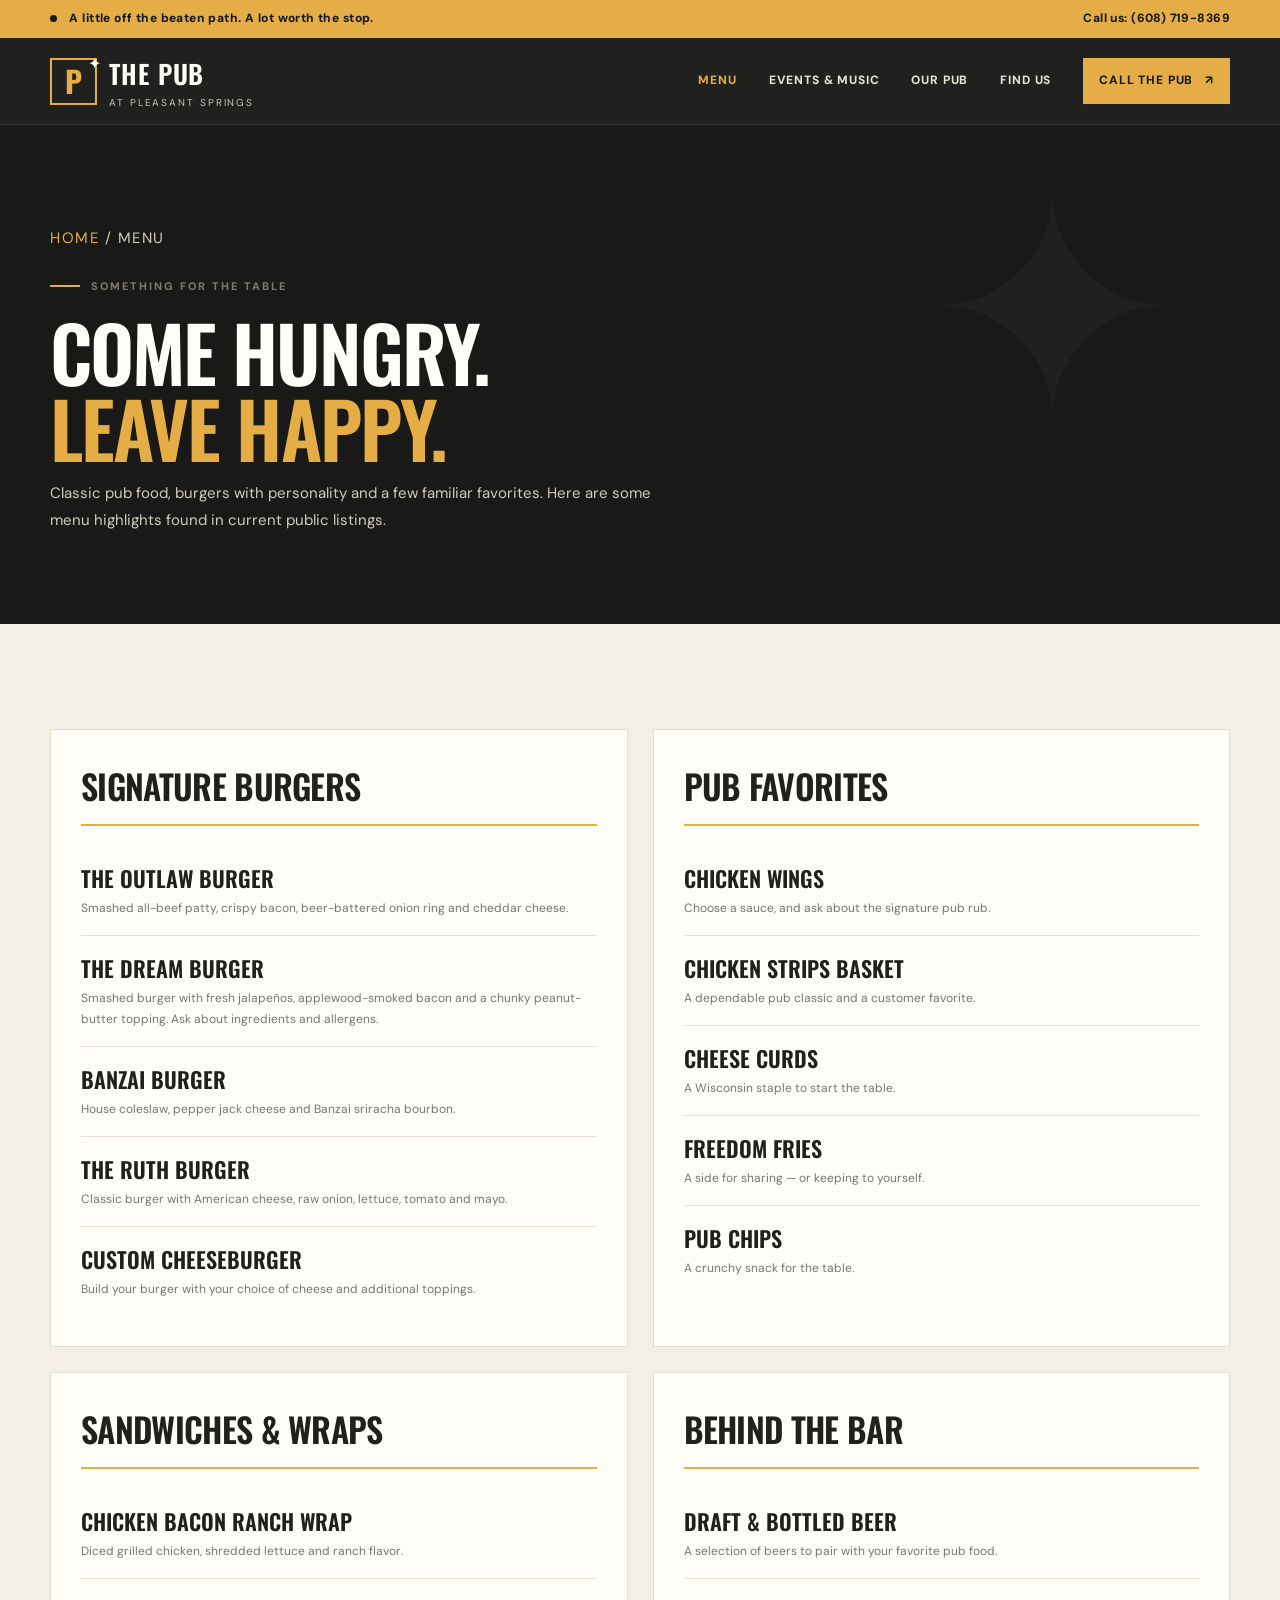
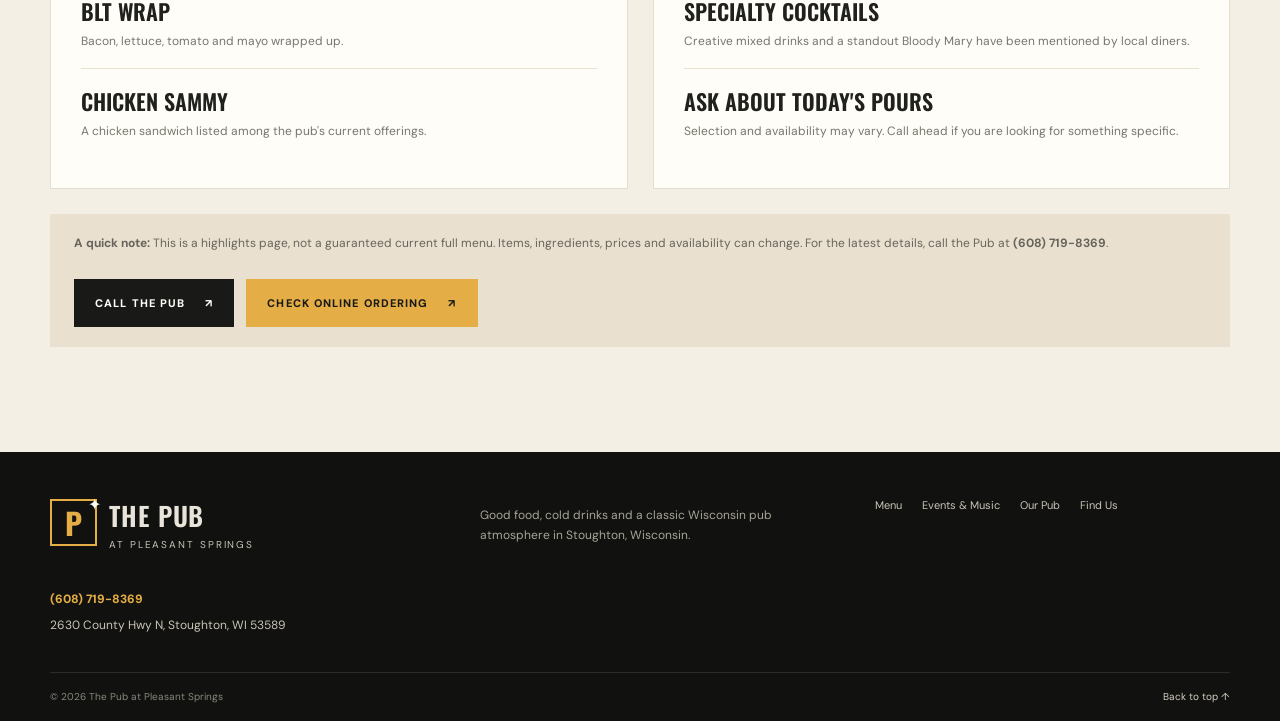
<file: garden-center/index.html>
<!doctype html><html lang="en"><head><meta charset="utf-8"><meta name="viewport" content="width=device-width, initial-scale=1"><meta http-equiv="refresh" content="0;url=/menu/"><link rel="canonical" href="/menu/"><title>Page moved | The Pub at Pleasant Springs</title><script>window.location.replace("/menu/");</script></head><body><p>This page has moved. <a href="/menu/">Continue to The Pub at Pleasant Springs</a>.</p></body></html>
</file>
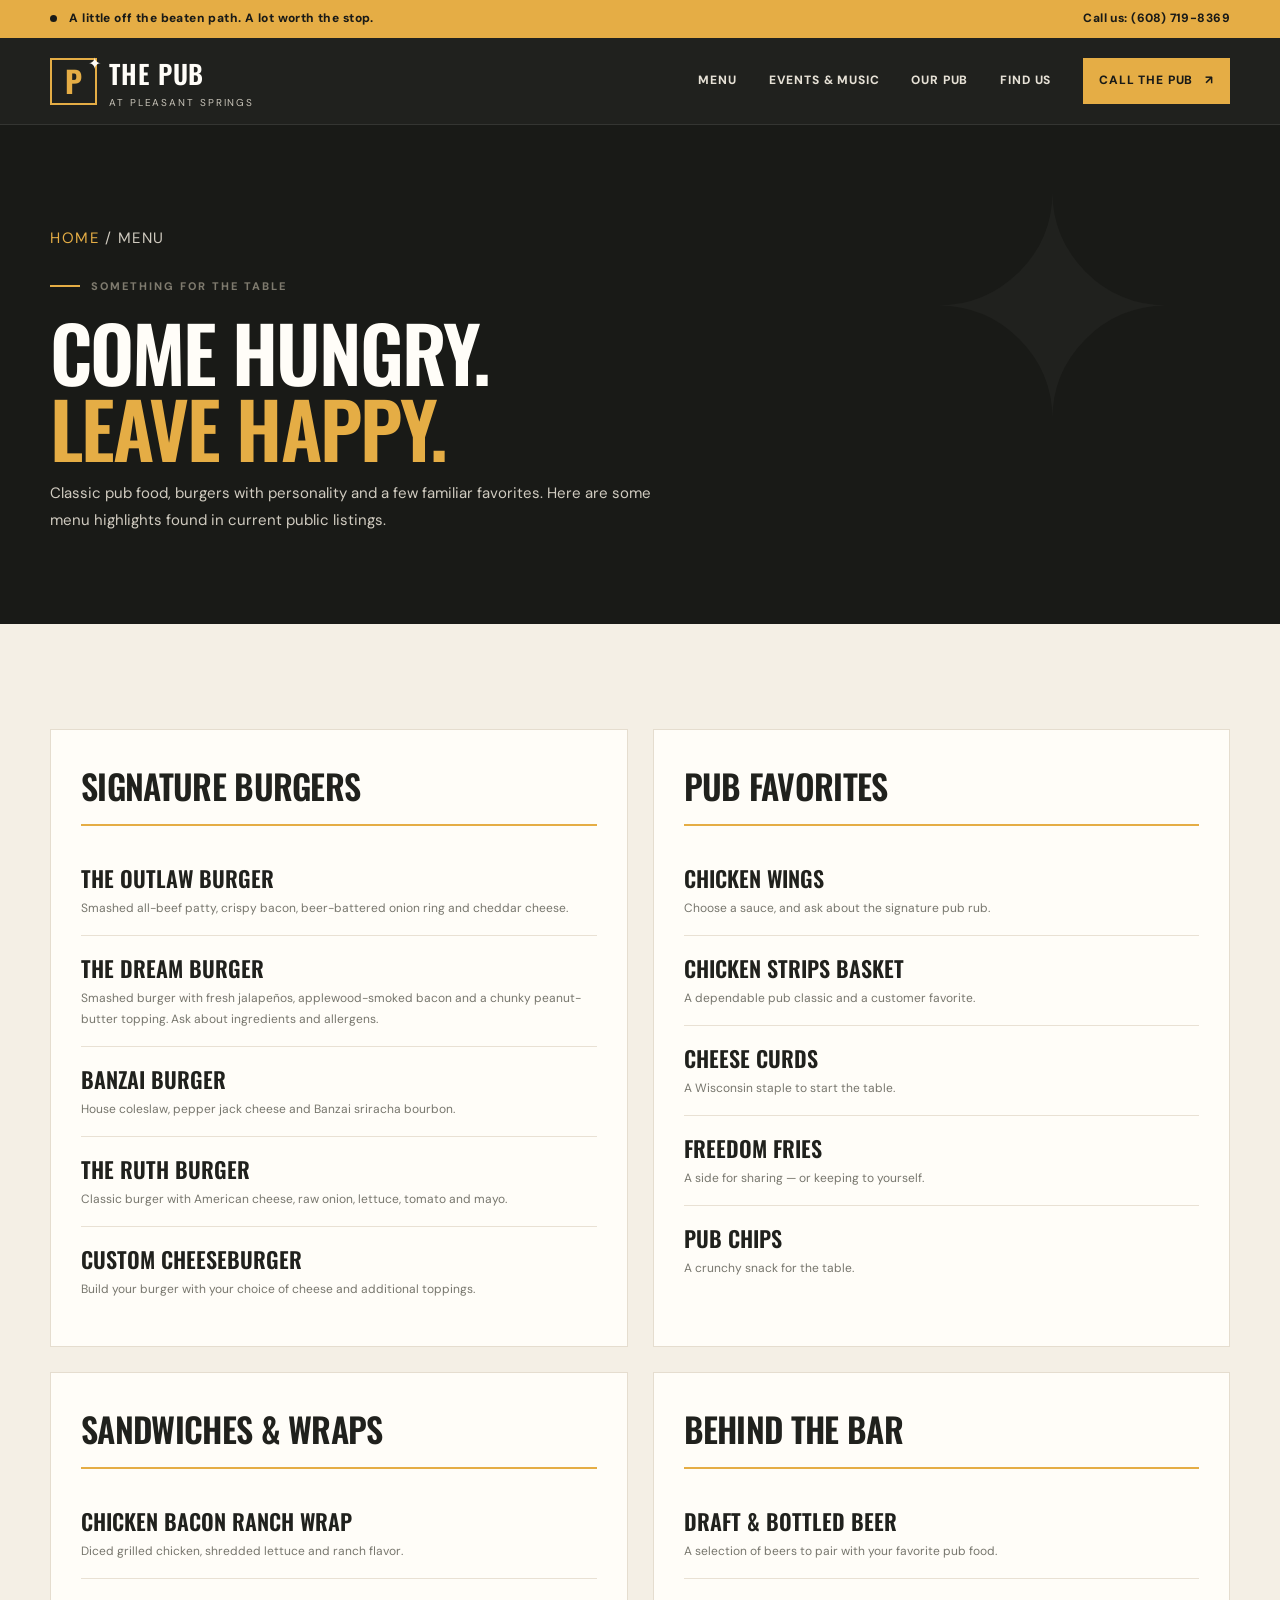
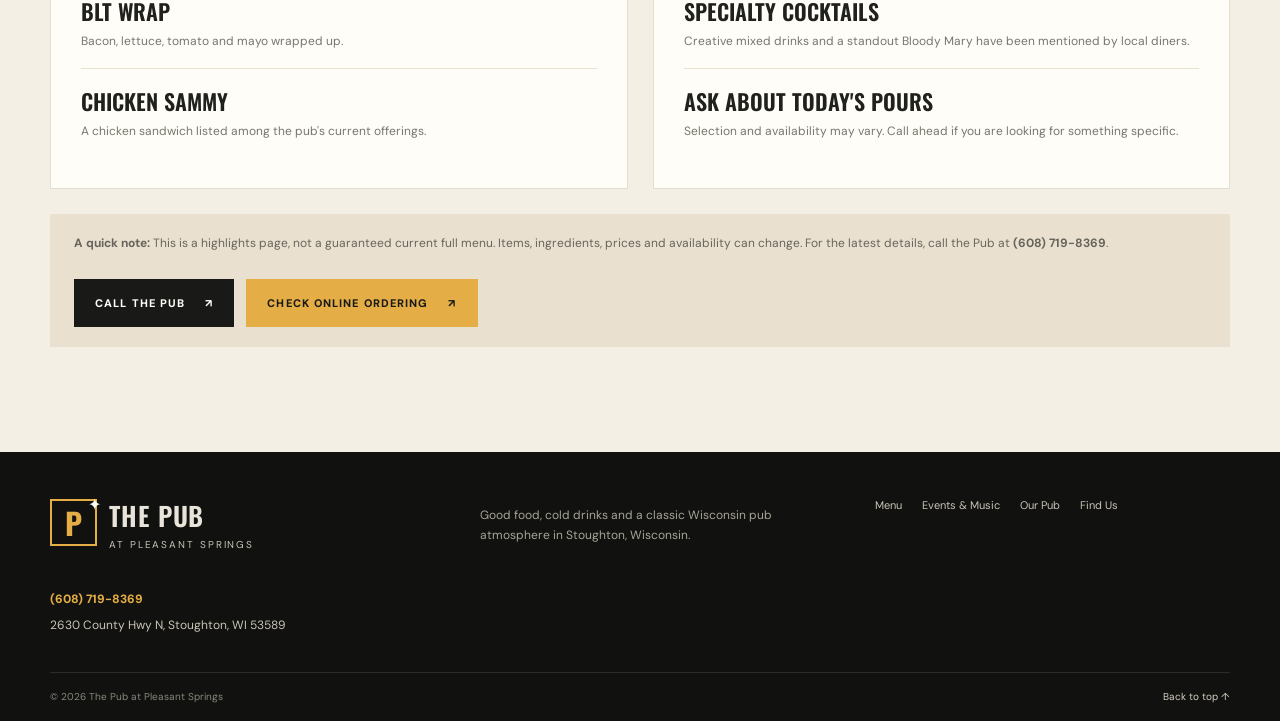
<file: menu/index.html>
<!doctype html>
<html lang="en"><head><meta charset="utf-8"><meta name="viewport" content="width=device-width, initial-scale=1"><meta name="theme-color" content="#191a17"><title>Menu Highlights | The Pub at Pleasant Springs</title><meta name="description" content="Explore pub favorites at The Pub at Pleasant Springs in Stoughton, Wisconsin: signature burgers, wings, cheese curds and more."><link rel="preconnect" href="https://fonts.googleapis.com"><link rel="preconnect" href="https://fonts.gstatic.com" crossorigin><link href="https://fonts.googleapis.com/css2?family=DM+Sans:wght@400;500;600;700;800&family=Oswald:wght@400;500;600;700&display=swap" rel="stylesheet"><link rel="stylesheet" href="/styles.css"><script src="/script.js" defer></script></head><body><a class="skip-link" href="#main">Skip to content</a><div class="topbar"><div class="wrap topbar-inner"><span><span class="status-dot"></span> A little off the beaten path. A lot worth the stop.</span><a href="tel:+16087198369">Call us: (608) 719-8369</a></div></div><header class="site-header"><div class="wrap header-inner"><a class="brand" href="/" aria-label="The Pub at Pleasant Springs home"><span class="brand-mark">P<span>✦</span></span><span class="brand-copy"><strong>The Pub</strong><small>at Pleasant Springs</small></span></a><button class="menu-toggle" id="menuToggle" type="button" aria-expanded="false" aria-controls="primaryNav"><span></span><span></span><span class="sr-only">Toggle navigation</span></button><nav class="primary-nav" id="primaryNav" aria-label="Main navigation"><a href="/menu/">Menu</a><a href="/events/">Events & Music</a><a href="/about/">Our Pub</a><a href="/contact/">Find Us</a><a class="nav-call" href="tel:+16087198369">Call the Pub <span>↗</span></a></nav></div></header><main id="main"><section class="page-hero"><div class="wrap"><p class="breadcrumbs"><a href="/">Home</a> / Menu</p><p class="eyebrow eyebrow-light"><span class="eyebrow-line"></span> Something for the table</p><h1>Come hungry.<br><em>Leave happy.</em></h1><p>Classic pub food, burgers with personality and a few familiar favorites. Here are some menu highlights found in current public listings.</p></div></section><section class="section"><div class="wrap"><div class="menu-page-grid"><section class="menu-panel"><h2>Signature burgers</h2><article class="menu-item"><h3>The Outlaw Burger</h3><p>Smashed all-beef patty, crispy bacon, beer-battered onion ring and cheddar cheese.</p></article><article class="menu-item"><h3>The Dream Burger</h3><p>Smashed burger with fresh jalapeños, applewood-smoked bacon and a chunky peanut-butter topping. Ask about ingredients and allergens.</p></article><article class="menu-item"><h3>Banzai Burger</h3><p>House coleslaw, pepper jack cheese and Banzai sriracha bourbon.</p></article><article class="menu-item"><h3>The Ruth Burger</h3><p>Classic burger with American cheese, raw onion, lettuce, tomato and mayo.</p></article><article class="menu-item"><h3>Custom Cheeseburger</h3><p>Build your burger with your choice of cheese and additional toppings.</p></article></section><section class="menu-panel"><h2>Pub favorites</h2><article class="menu-item"><h3>Chicken Wings</h3><p>Choose a sauce, and ask about the signature pub rub.</p></article><article class="menu-item"><h3>Chicken Strips Basket</h3><p>A dependable pub classic and a customer favorite.</p></article><article class="menu-item"><h3>Cheese Curds</h3><p>A Wisconsin staple to start the table.</p></article><article class="menu-item"><h3>Freedom Fries</h3><p>A side for sharing — or keeping to yourself.</p></article><article class="menu-item"><h3>Pub Chips</h3><p>A crunchy snack for the table.</p></article></section><section class="menu-panel"><h2>Sandwiches & wraps</h2><article class="menu-item"><h3>Chicken Bacon Ranch Wrap</h3><p>Diced grilled chicken, shredded lettuce and ranch flavor.</p></article><article class="menu-item"><h3>BLT Wrap</h3><p>Bacon, lettuce, tomato and mayo wrapped up.</p></article><article class="menu-item"><h3>Chicken Sammy</h3><p>A chicken sandwich listed among the pub's current offerings.</p></article></section><section class="menu-panel"><h2>Behind the bar</h2><article class="menu-item"><h3>Draft & bottled beer</h3><p>A selection of beers to pair with your favorite pub food.</p></article><article class="menu-item"><h3>Specialty cocktails</h3><p>Creative mixed drinks and a standout Bloody Mary have been mentioned by local diners.</p></article><article class="menu-item"><h3>Ask about today's pours</h3><p>Selection and availability may vary. Call ahead if you are looking for something specific.</p></article></section></div><div class="menu-note"><strong>A quick note:</strong> This is a highlights page, not a guaranteed current full menu. Items, ingredients, prices and availability can change. For the latest details, call the Pub at <a href="tel:+16087198369"><strong>(608) 719-8369</strong></a>. <div class="contact-cta"><a class="button button-dark" href="tel:+16087198369">Call the Pub <span>↗</span></a><a class="button button-gold" href="https://www.ubereats.com/store/pleasant-springs-pub/u37AabmsU8auSXEVhiZIwg" target="_blank" rel="noopener noreferrer">Check online ordering <span>↗</span></a></div></div></div></section></main><footer class="site-footer"><div class="wrap footer-main"><a class="brand footer-brand" href="/"><span class="brand-mark">P<span>✦</span></span><span class="brand-copy"><strong>The Pub</strong><small>at Pleasant Springs</small></span></a><p>Good food, cold drinks and a classic Wisconsin pub atmosphere in Stoughton, Wisconsin.</p><nav aria-label="Footer navigation"><a href="/menu/">Menu</a><a href="/events/">Events & Music</a><a href="/about/">Our Pub</a><a href="/contact/">Find Us</a></nav><div class="footer-contact"><a href="tel:+16087198369">(608) 719-8369</a><span>2630 County Hwy N, Stoughton, WI 53589</span></div></div><div class="wrap footer-bottom"><span>© <span id="year">2026</span> The Pub at Pleasant Springs</span><a href="#main">Back to top ↑</a></div></footer></body></html>
</file>
<file: styles.css>
:root{--ink:#20211d;--deep:#191a17;--deep2:#252620;--paper:#f4efe5;--paper2:#e9e0d0;--gold:#e5ad45;--gold2:#f2c56d;--muted:#77766d;--line:rgba(32,33,29,.14);--white:#fffdf8;--display:"Oswald",Impact,sans-serif;--body:"DM Sans",Arial,sans-serif;--max:1180px}*{box-sizing:border-box}html{scroll-behavior:smooth;scroll-padding-top:95px}body{margin:0;background:var(--paper);color:var(--ink);font-family:var(--body);font-size:16px;line-height:1.65}img{max-width:100%;display:block}a{color:inherit;text-decoration:none}button,input,textarea{font:inherit}.wrap{width:min(var(--max),calc(100% - 48px));margin-inline:auto}.skip-link{position:absolute;left:-999px;top:8px;background:var(--gold);color:var(--ink);padding:10px 16px;z-index:99}.skip-link:focus{left:8px}.sr-only{position:absolute;width:1px;height:1px;padding:0;margin:-1px;overflow:hidden;clip:rect(0,0,0,0);white-space:nowrap;border:0}.topbar{background:var(--gold);color:var(--deep);font-size:12px;font-weight:800;letter-spacing:.035em}.topbar-inner{display:flex;justify-content:space-between;align-items:center;min-height:38px;gap:20px}.status-dot{display:inline-block;width:7px;height:7px;border-radius:50%;background:var(--deep);margin-right:9px}.topbar a{white-space:nowrap}.site-header{position:sticky;top:0;z-index:50;background:rgba(25,26,23,.97);color:var(--white);border-bottom:1px solid rgba(255,255,255,.09);backdrop-filter:blur(14px)}.header-inner{min-height:86px;display:flex;align-items:center;justify-content:space-between;gap:32px}.brand{display:flex;align-items:center;gap:12px;min-width:220px}.brand-mark{position:relative;width:47px;height:47px;border:2px solid var(--gold);display:grid;place-items:center;font:700 30px var(--display);color:var(--gold);line-height:1}.brand-mark span{position:absolute;right:-6px;top:-7px;font:16px var(--body);color:var(--white)}.brand-copy{display:flex;flex-direction:column;line-height:1.1}.brand-copy strong{font:600 26px var(--display);letter-spacing:.035em;text-transform:uppercase}.brand-copy small{font-size:10px;letter-spacing:.19em;text-transform:uppercase;color:#c8c4b9;margin-top:4px}.primary-nav{display:flex;align-items:center;gap:clamp(17px,2.5vw,35px);font-size:12px;text-transform:uppercase;font-weight:800;letter-spacing:.07em}.primary-nav a:not(.nav-call){color:#e6e1d6;transition:color .2s}.primary-nav a:hover,.primary-nav a.active{color:var(--gold)}.nav-call{background:var(--gold);color:var(--deep);padding:13px 16px;white-space:nowrap}.nav-call span{margin-left:8px}.menu-toggle{display:none;background:transparent;border:0;padding:10px;color:white}.menu-toggle>span:not(.sr-only){display:block;width:25px;height:2px;background:var(--gold);margin:5px}.hero{min-height:660px;position:relative;display:flex;align-items:center;overflow:hidden;background:var(--deep);color:var(--white)}.hero-photo,.hero-shade{position:absolute;inset:0}.hero-photo{background-image:url("https://images.unsplash.com/photo-1514933651103-005eec06c04b?auto=format&fit=crop&w=2000&q=88");background-size:cover;background-position:center 52%;opacity:.82}.hero-shade{background:linear-gradient(90deg,rgba(20,21,18,.96) 0%,rgba(20,21,18,.82) 39%,rgba(20,21,18,.24) 100%),linear-gradient(0deg,rgba(20,21,18,.35),transparent 40%)}.hero-content{position:relative;z-index:2;padding:88px 0 100px;max-width:var(--max)}.eyebrow{margin:0 0 18px;text-transform:uppercase;font-size:11px;letter-spacing:.18em;font-weight:800;display:flex;align-items:center;gap:11px;color:#7e7a6e}.eyebrow-line{display:inline-block;width:30px;height:2px;background:var(--gold)}.hero .eyebrow{color:#f0d7a5}.hero h1,.page-hero h1{font:600 clamp(52px,7.2vw,92px)/.99 var(--display);letter-spacing:-.025em;text-transform:uppercase;margin:0;max-width:760px}.hero h1 em,.section h2 em,.visit-band h2 em,.page-hero h1 em{color:var(--gold);font-style:normal}.hero-intro{max-width:500px;font-size:16px;color:#e2ded4;margin:25px 0 30px;line-height:1.8}.hero-actions,.visit-actions{display:flex;flex-wrap:wrap;gap:12px}.button{display:inline-flex;align-items:center;justify-content:center;gap:20px;min-height:48px;padding:13px 20px;font-size:11px;text-transform:uppercase;font-weight:800;letter-spacing:.1em;border:1px solid transparent;transition:transform .2s,background .2s,color .2s}.button:hover{transform:translateY(-2px)}.button-gold{background:var(--gold);color:var(--deep)}.button-gold:hover{background:var(--gold2)}.button-ghost{border-color:rgba(255,255,255,.52);color:var(--white)}.button-ghost:hover{border-color:var(--gold);color:var(--gold)}.button-dark{background:var(--deep);color:var(--white)}.button-dark:hover{background:#36372f}.hero-note{display:flex;align-items:center;gap:12px;margin-top:50px;padding-top:22px;border-top:1px solid rgba(255,255,255,.2);max-width:445px}.note-star{font-size:27px;color:var(--gold)}.hero-note strong,.hero-note small{display:block}.hero-note strong{font-size:12px;letter-spacing:.06em}.hero-note small{font-size:11px;color:#c6c1b5;margin-top:2px}.hero-stamp{position:absolute;z-index:3;right:max(5vw,calc((100vw - var(--max))/2));bottom:64px;width:142px;height:142px;border-radius:50%;background:var(--gold);color:var(--deep);display:flex;flex-direction:column;align-items:center;justify-content:center;transform:rotate(8deg);text-align:center;box-shadow:0 10px 35px #0004}.hero-stamp span{font-size:8px;text-transform:uppercase;letter-spacing:.14em;font-weight:800}.hero-stamp strong{font:600 31px/.92 var(--display);text-transform:uppercase;margin:7px 0}.quick-strip{background:var(--gold);color:var(--deep)}.quick-strip-inner{display:grid;grid-template-columns:repeat(3,1fr);min-height:105px;align-items:center}.quick-strip-inner>div{display:flex;align-items:center;gap:14px;padding:15px 25px;border-right:1px solid #b88732}.quick-strip-inner>div:first-child{padding-left:0}.quick-strip-inner>div:last-child{border:0}.quick-icon{font-size:25px;line-height:1}.quick-strip strong,.quick-strip small{display:block}.quick-strip strong{font:600 20px var(--display);text-transform:uppercase}.quick-strip small{font-size:11px;font-weight:600;opacity:.78}.section{padding:105px 0}.section-heading{margin-bottom:42px}.split-heading{display:grid;grid-template-columns:1fr .72fr;align-items:end;gap:70px}.section h2,.visit-band h2{font:600 clamp(42px,5.2vw,66px)/1.03 var(--display);letter-spacing:-.02em;text-transform:uppercase;margin:0}.section-heading .eyebrow{margin-bottom:15px}.heading-aside{padding-bottom:5px;max-width:420px}.heading-aside p{color:#6e6d64;font-size:14px;line-height:1.8;margin:0 0 16px}.text-link{display:inline-flex;align-items:center;gap:13px;text-transform:uppercase;font-size:11px;font-weight:800;letter-spacing:.1em;border-bottom:1px solid var(--gold);padding:0 0 7px}.text-link span{font-size:17px;line-height:1}.food-grid{display:grid;grid-template-columns:1.25fr 1fr 1fr;gap:18px}.food-card{background:var(--white);border:1px solid #e5ddcf;min-width:0}.food-photo{height:230px;background-size:cover;background-position:center}.food-card-large .food-photo{height:280px}.food-photo-burger{background-image:url("https://images.unsplash.com/photo-1550547660-d9450f859349?auto=format&fit=crop&w=1000&q=85")}.food-photo-wings{background-image:url("https://images.unsplash.com/photo-1562967914-608f82629710?auto=format&fit=crop&w=900&q=85")}.food-photo-curds{background-image:url("https://images.unsplash.com/photo-1639024471283-03518883512d?auto=format&fit=crop&w=900&q=85")}.food-card-copy{padding:25px 26px 28px}.card-kicker,.event-type{font-size:9px;text-transform:uppercase;letter-spacing:.16em;color:#9a6d21;font-weight:800}.food-card h3,.event-card h3{font:600 29px/1.1 var(--display);text-transform:uppercase;margin:9px 0 10px}.food-card p{font-size:13px;line-height:1.75;color:#6e6d64;margin:0 0 18px}.food-card .text-link{font-size:10px}.center-action{text-align:center;margin-top:37px}.center-action p{font-size:11px;color:#858074;margin:12px 0 0}.pub-life{background:var(--paper2)}.pub-life-grid{display:grid;grid-template-columns:1.03fr .97fr;gap:90px;align-items:center}.pub-life-image{min-height:500px;position:relative;background:url("https://images.unsplash.com/photo-1514362545857-3bc16c4c7d1b?auto=format&fit=crop&w=1300&q=85") center/cover}.pub-life-image:before{content:"";position:absolute;inset:14px;border:1px solid rgba(255,255,255,.6)}.image-label{position:absolute;left:-22px;bottom:36px;background:var(--gold);padding:20px 25px;display:flex;flex-direction:column;transform:rotate(-2deg)}.image-label span{font-size:9px;letter-spacing:.16em;text-transform:uppercase;font-weight:800}.image-label strong{font:600 28px var(--display);text-transform:uppercase}.pub-life-copy h2{margin-bottom:22px}.pub-life-copy>p:not(.eyebrow){color:#69685f;font-size:14px;line-height:1.9;margin-bottom:22px}.amenity-list{display:flex;flex-wrap:wrap;gap:8px;margin:25px 0 28px}.amenity-list span{border:1px solid #cfc5b2;padding:7px 11px;font-size:10px;font-weight:700;letter-spacing:.04em}.events-preview{background:var(--white)}.event-cards{display:grid;grid-template-columns:repeat(3,1fr);gap:14px}.event-card{display:grid;grid-template-columns:62px 1fr 20px;align-items:start;gap:15px;padding:22px 19px;border:1px solid #e7dfd1;background:var(--paper)}.event-date{background:var(--deep);color:var(--gold);text-align:center;padding:7px 4px}.event-date span,.event-date strong{display:block}.event-date span{font-size:9px;letter-spacing:.13em;font-weight:800}.event-date strong{font:600 28px var(--display);line-height:1.1}.event-card h3{font-size:22px;margin:7px 0}.event-card p{font-size:11px;line-height:1.6;color:#77766d;margin:0}.event-arrow{color:#b17b23;font-size:21px}.fine-print{font-size:10px;color:#8a867b;margin:18px 0 0}.visit-band{background:var(--deep);color:var(--white);padding:75px 0;position:relative;overflow:hidden}.visit-band:after{content:"✦";position:absolute;right:8%;top:-72px;font-size:310px;line-height:1;color:#ffffff06}.visit-band-inner{display:flex;align-items:center;justify-content:space-between;gap:40px;position:relative;z-index:1}.visit-band .eyebrow{color:#d6d0c4}.visit-band h2{font-size:clamp(39px,4.5vw,58px)}.visit-band p:not(.eyebrow){color:#c4c0b5;font-size:13px;margin:17px 0 0}.visit-actions{justify-content:flex-end}.visit-section{padding-top:95px;padding-bottom:110px}.visit-grid{display:grid;grid-template-columns:.7fr 1.3fr;gap:70px;align-items:center}.visit-copy h2{margin-bottom:23px}.address-large{font-size:16px;font-weight:700;line-height:1.8;margin-bottom:23px}.map-card{background:var(--white);box-shadow:0 14px 38px #29251b12}.map-card iframe{display:block;width:100%;height:310px;border:0;filter:grayscale(.25)}.map-card-bottom{display:flex;align-items:center;justify-content:space-between;padding:18px 22px}.map-card-bottom strong,.map-card-bottom small{display:block}.map-card-bottom strong{font:600 20px var(--display);text-transform:uppercase}.map-card-bottom small{font-size:11px;color:#77766d}.map-card-bottom>a{display:grid;place-items:center;background:var(--gold);width:38px;height:38px;font-size:20px}.site-footer{background:#11120f;color:#e9e4d9;padding:44px 0 0}.footer-main{display:grid;grid-template-columns:1.1fr 1fr 1fr;gap:40px;align-items:start;padding-bottom:36px}.footer-brand{min-width:0}.footer-main>p{font-size:12px;color:#a7a498;max-width:330px;margin:10px 0 0}.footer-main nav{display:flex;flex-wrap:wrap;gap:13px 20px;font-size:11px;color:#c9c4b8}.footer-main nav a:hover,.footer-contact a:hover{color:var(--gold)}.footer-contact{display:flex;flex-direction:column;gap:6px;font-size:12px;color:#c9c4b8}.footer-contact a{color:var(--gold);font-weight:800}.footer-bottom{border-top:1px solid #ffffff1c;display:flex;justify-content:space-between;align-items:center;padding:16px 0;font-size:10px;color:#88877d}.footer-bottom a{color:#d6d0c4}.page-hero{background:var(--deep);color:var(--white);padding:85px 0 75px;position:relative;overflow:hidden}.page-hero:after{content:"✦";position:absolute;right:8%;top:-60px;color:#ffffff08;font-size:300px}.page-hero .wrap{position:relative;z-index:1}.page-hero h1{font-size:clamp(46px,6vw,78px);max-width:820px}.page-hero p:not(.eyebrow){max-width:640px;color:#d0cbc0;line-height:1.8;font-size:15px}.breadcrumbs{font-size:10px;color:#9e9c91;text-transform:uppercase;letter-spacing:.1em;margin-bottom:25px}.breadcrumbs a{color:var(--gold)}.menu-page-grid{display:grid;grid-template-columns:1fr 1fr;gap:25px}.menu-panel{background:var(--white);padding:30px;border:1px solid #e5ddcf}.menu-panel h2{font:600 34px var(--display);text-transform:uppercase;margin:0 0 20px;padding-bottom:13px;border-bottom:2px solid var(--gold)}.menu-item{padding:16px 0;border-bottom:1px solid #e9e1d4}.menu-item:last-child{border-bottom:0}.menu-item h3{font:600 22px var(--display);text-transform:uppercase;margin:0 0 4px}.menu-item p{font-size:12px;line-height:1.75;color:#77766d;margin:0}.menu-note{background:var(--paper2);padding:20px 24px;margin-top:25px;font-size:12px;color:#66645b}.event-list{max-width:850px;margin-inline:auto}.event-row{display:grid;grid-template-columns:84px 1fr auto;gap:25px;align-items:center;padding:27px 0;border-bottom:1px solid var(--line)}.event-row:first-child{border-top:1px solid var(--line)}.event-row .event-date{width:72px}.event-row h2{font:600 29px var(--display);text-transform:uppercase;margin:4px 0}.event-row p{font-size:12px;color:#77766d;margin:0}.event-row .button{font-size:9px;min-height:40px;padding:10px 12px}.about-grid{display:grid;grid-template-columns:1fr 1fr;gap:60px;align-items:center}.about-photo{min-height:420px;background:url("https://images.unsplash.com/photo-1514933651103-005eec06c04b?auto=format&fit=crop&w=1200&q=85") center/cover}.about-copy p{font-size:14px;line-height:1.9;color:#6e6d64}.about-copy h2{font:600 44px var(--display);text-transform:uppercase;line-height:1.1}.contact-grid{display:grid;grid-template-columns:.8fr 1.2fr;gap:50px;align-items:start}.contact-panel{background:var(--deep);color:var(--white);padding:32px}.contact-panel h2{font:600 32px var(--display);text-transform:uppercase;margin:0 0 18px}.contact-line{padding:17px 0;border-bottom:1px solid #ffffff20}.contact-line:last-child{border-bottom:0}.contact-line span{display:block;font-size:9px;text-transform:uppercase;letter-spacing:.15em;color:var(--gold);font-weight:800}.contact-line strong,.contact-line a{display:block;font-size:14px;margin-top:4px}.hours-table{width:100%;border-collapse:collapse;background:var(--white)}.hours-table td{padding:13px 17px;border-bottom:1px solid #e7dfd1;font-size:12px}.hours-table td:last-child{text-align:right;font-weight:700}.hours-table tr:last-child td{border-bottom:0}.contact-map{margin-top:25px}.contact-map iframe{width:100%;height:350px;border:0;display:block}.contact-cta{margin-top:25px;display:flex;gap:12px;flex-wrap:wrap}.page-bottom-note{font-size:11px;color:#8a867b;margin-top:14px}
@media(max-width:900px){.primary-nav{gap:15px;font-size:10px}.brand{min-width:185px}.brand-copy strong{font-size:23px}.nav-call{padding:12px}.hero{min-height:620px}.hero-stamp{right:5%;width:118px;height:118px}.hero-stamp strong{font-size:26px}.split-heading{gap:35px}.pub-life-grid{gap:48px}.food-grid{grid-template-columns:1fr 1fr}.food-card-large{grid-column:span 2;display:grid;grid-template-columns:1fr 1fr}.food-card-large .food-photo{height:100%;min-height:260px}.visit-grid{gap:40px}.footer-main{grid-template-columns:1fr 1fr}.footer-contact{grid-column:2}.contact-grid{gap:30px}}
@media(max-width:700px){.wrap{width:min(var(--max),calc(100% - 34px))}.topbar-inner{min-height:35px;font-size:10px}.topbar-inner>span{max-width:60%;line-height:1.3}.topbar a{font-size:10px}.header-inner{min-height:72px}.brand{min-width:0}.brand-mark{width:40px;height:40px;font-size:25px}.brand-copy strong{font-size:22px}.brand-copy small{font-size:8px}.menu-toggle{display:block;cursor:pointer}.primary-nav{display:none;position:absolute;top:72px;left:0;right:0;background:#191a17;padding:12px 22px 22px;flex-direction:column;align-items:stretch;gap:0;border-top:1px solid #ffffff15}.primary-nav.is-open{display:flex}.primary-nav a{padding:14px 4px;border-bottom:1px solid #ffffff12;font-size:11px}.primary-nav .nav-call{margin-top:12px;text-align:center;padding:14px}.hero{min-height:670px;align-items:flex-end}.hero-photo{background-position:58% center}.hero-shade{background:linear-gradient(0deg,rgba(20,21,18,.98) 0%,rgba(20,21,18,.76) 57%,rgba(20,21,18,.24) 100%)}.hero-content{padding:110px 0 75px}.hero h1{font-size:clamp(50px,13vw,75px)}.hero-intro{font-size:14px;max-width:450px}.hero-note{margin-top:32px}.hero-stamp{right:18px;top:22px;bottom:auto;width:92px;height:92px}.hero-stamp strong{font-size:20px;margin:4px 0}.hero-stamp span{font-size:6px}.quick-strip-inner{grid-template-columns:1fr;padding:8px 0}.quick-strip-inner>div,.quick-strip-inner>div:first-child{padding:13px 0;border-right:0;border-bottom:1px solid #b88732}.quick-strip-inner>div:last-child{border-bottom:0}.quick-strip strong{font-size:18px}.section{padding:72px 0}.split-heading{grid-template-columns:1fr;gap:20px;margin-bottom:30px}.section h2{font-size:clamp(42px,11vw,58px)}.heading-aside{max-width:none}.food-grid{grid-template-columns:1fr;gap:14px}.food-card-large{grid-column:auto;display:block}.food-card-large .food-photo,.food-photo{height:230px;min-height:0}.food-card-copy{padding:22px}.pub-life-grid,.visit-grid,.about-grid,.contact-grid{grid-template-columns:1fr;gap:35px}.pub-life-image{min-height:360px;margin-left:10px}.image-label{left:-10px;bottom:22px;padding:14px 18px}.image-label strong{font-size:23px}.event-cards{grid-template-columns:1fr}.event-card{padding:18px}.visit-band{padding:60px 0}.visit-band-inner{align-items:flex-start;flex-direction:column;gap:25px}.visit-actions{justify-content:flex-start}.map-card iframe{height:270px}.footer-main{grid-template-columns:1fr;gap:25px}.footer-main nav{grid-column:auto}.footer-contact{grid-column:auto}.footer-bottom{gap:15px;font-size:9px}.page-hero{padding:62px 0 55px}.page-hero h1{font-size:clamp(45px,12vw,65px)}.menu-page-grid{grid-template-columns:1fr}.menu-panel{padding:23px}.event-row{grid-template-columns:65px 1fr;gap:15px}.event-row .event-date{width:62px}.event-row .button{grid-column:2;justify-self:start}.event-row h2{font-size:25px}.about-photo{min-height:300px}.about-copy h2{font-size:38px}.contact-panel{padding:24px}.hours-table td{padding:12px 10px;font-size:11px}.contact-map iframe{height:280px}}
@media(prefers-reduced-motion:reduce){html{scroll-behavior:auto}*,*:before,*:after{transition:none!important}}
</file>
